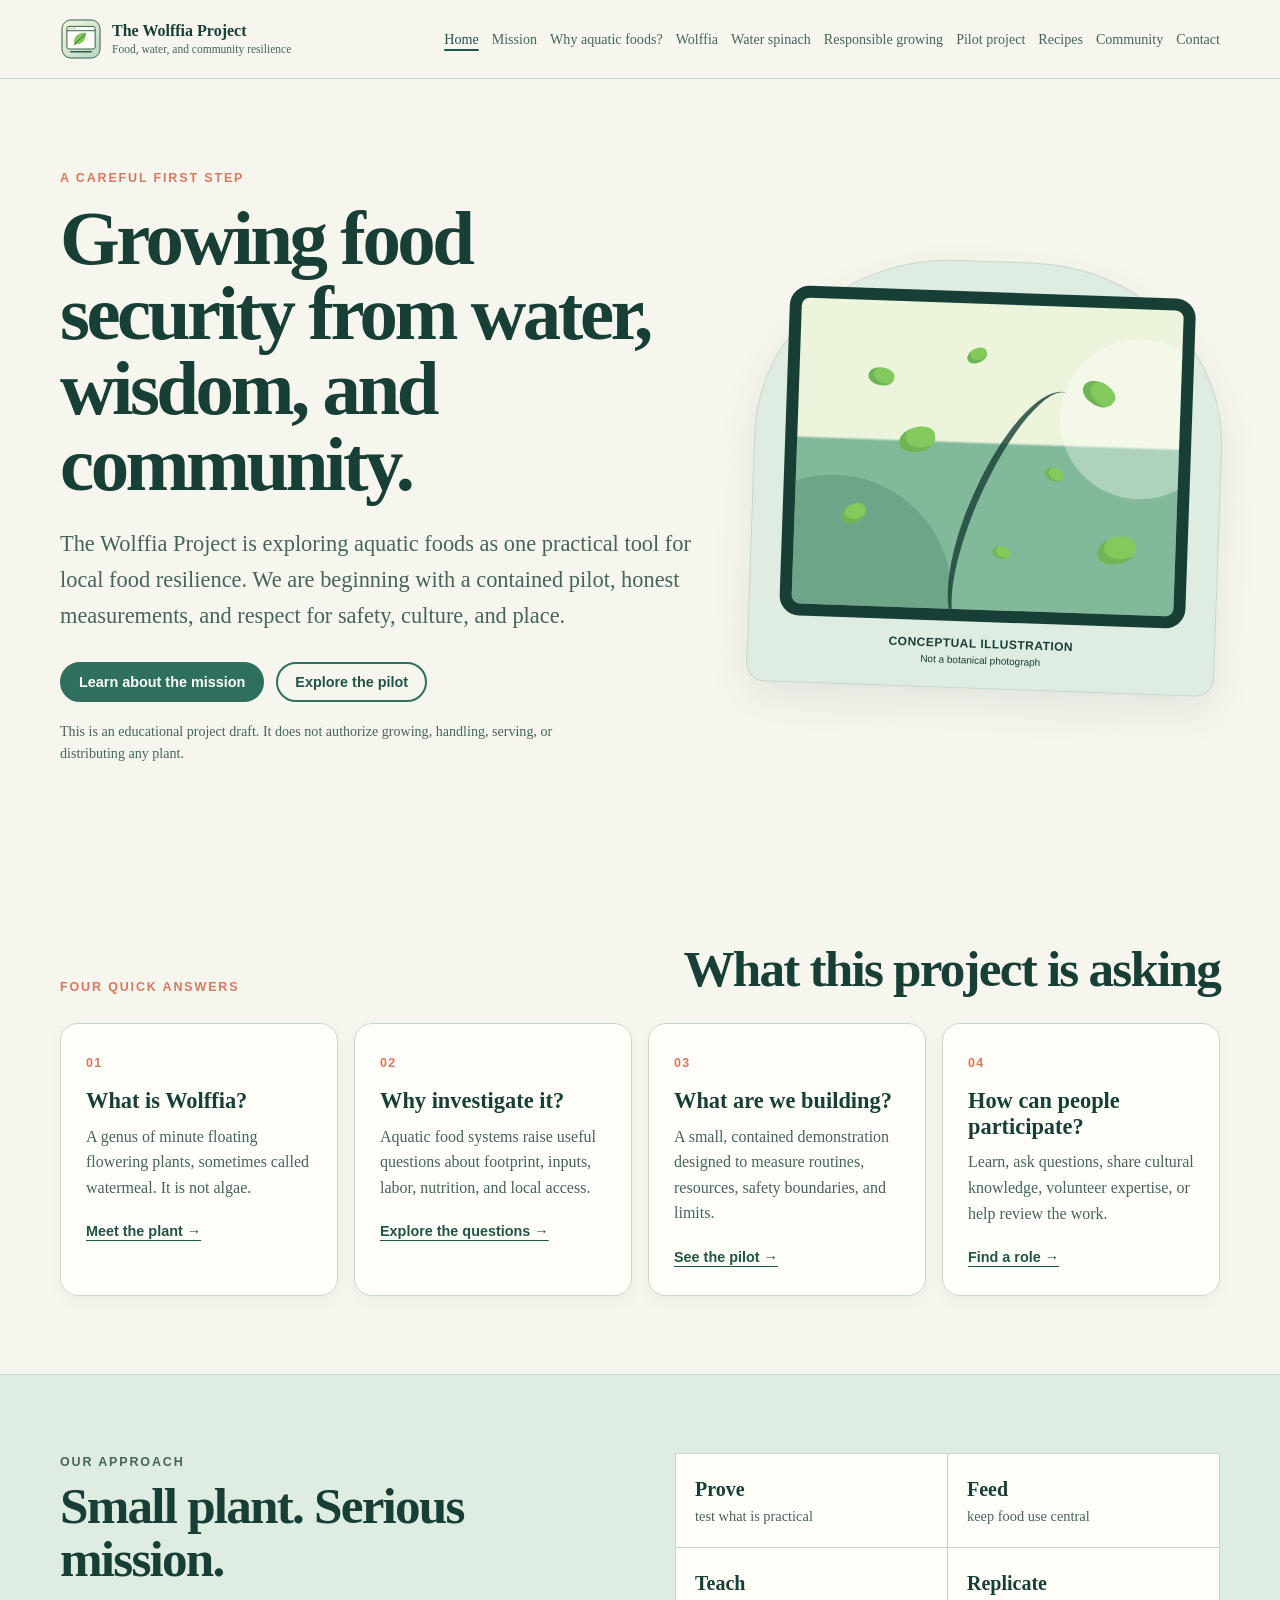
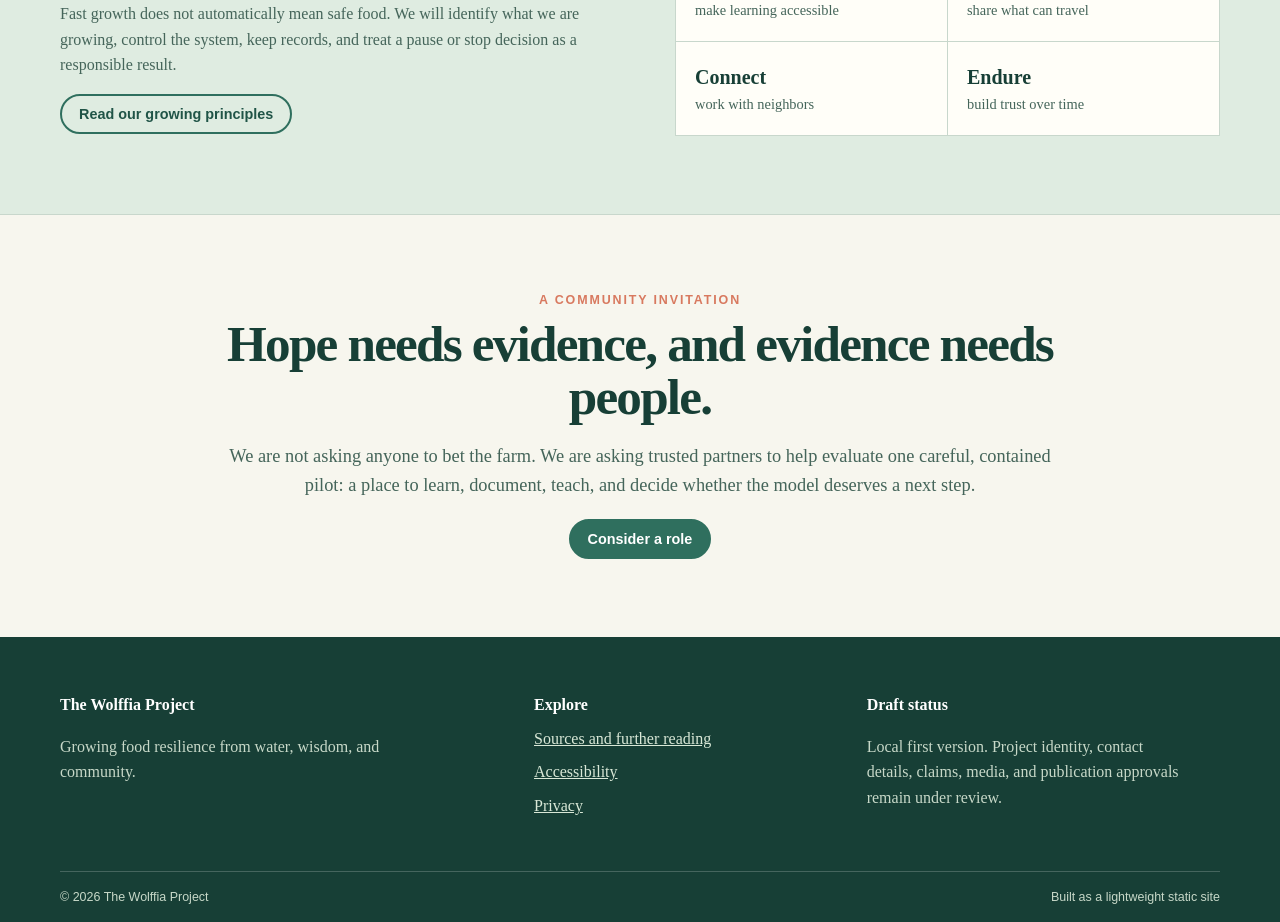
<file: public/index.html>
<!doctype html>
<html lang="en">
<head>
  <meta charset="utf-8">
  <meta name="viewport" content="width=device-width, initial-scale=1">
  <meta name="description" content="The Wolffia Project explores aquatic foods, responsible cultivation, and community food resilience through careful pilot-scale learning.">
  <title>The Wolffia Project | Food resilience from water, wisdom, and community</title>
  <link rel="icon" href="wolffia-public-site.svg" type="image/svg+xml">
  <link rel="stylesheet" href="styles.css">
  <script src="script.js" defer></script>
</head>
<body data-page="home">
  <a class="skip-link" href="#main-content">Skip to main content</a>
  <header class="site-header">
    <div class="shell header-inner">
      <a class="brand" href="index.html" aria-label="The Wolffia Project home">
        <img src="wolffia-public-site.svg" alt="">
        <span><strong>The Wolffia Project</strong><small>Food, water, and community resilience</small></span>
      </a>
      <button class="menu-toggle" type="button" aria-expanded="false" aria-controls="site-nav">Menu</button>
      <nav id="site-nav" class="site-nav" aria-label="Primary navigation">
        <a data-nav="home" href="index.html">Home</a>
        <a data-nav="mission" href="mission.html">Mission</a>
        <a data-nav="why-aquatic-foods" href="why-aquatic-foods.html">Why aquatic foods?</a>
        <a data-nav="wolffia" href="wolffia.html">Wolffia</a>
        <a data-nav="water-spinach" href="water-spinach.html">Water spinach</a>
        <a data-nav="responsible-growing" href="responsible-growing.html">Responsible growing</a>
        <a data-nav="pilot-project" href="pilot-project.html">Pilot project</a>
        <a data-nav="recipes" href="recipes.html">Recipes</a>
        <a data-nav="community" href="community.html">Community</a>
        <a data-nav="contact" href="contact.html">Contact</a>
      </nav>
    </div>
  </header>

  <main id="main-content">
    <section class="hero shell">
      <div class="hero-copy">
        <p class="eyebrow">A careful first step</p>
        <h1>Growing food security from water, wisdom, and community.</h1>
        <p class="lede">The Wolffia Project is exploring aquatic foods as one practical tool for local food resilience. We are beginning with a contained pilot, honest measurements, and respect for safety, culture, and place.</p>
        <div class="actions">
          <a class="button button-primary" href="mission.html">Learn about the mission</a>
          <a class="button button-secondary" href="pilot-project.html">Explore the pilot</a>
        </div>
        <p class="small-note">This is an educational project draft. It does not authorize growing, handling, serving, or distributing any plant.</p>
      </div>
      <div class="pond-art" role="img" aria-label="Conceptual illustration of tiny floating plants in a contained water vessel">
        <div class="pond-window"><span class="speck s1"></span><span class="speck s2"></span><span class="speck s3"></span><span class="speck s4"></span><span class="speck s5"></span><span class="speck s6"></span><span class="speck s7"></span><span class="speck s8"></span><span class="stem"></span></div>
        <p>Conceptual illustration<br><small>Not a botanical photograph</small></p>
      </div>
    </section>

    <section class="section shell">
      <div class="section-heading"><p class="eyebrow">Four quick answers</p><h2>What this project is asking</h2></div>
      <div class="card-grid four-up">
        <article class="card"><span class="number">01</span><h3>What is Wolffia?</h3><p>A genus of minute floating flowering plants, sometimes called watermeal. It is not algae.</p><a class="text-link" href="wolffia.html">Meet the plant →</a></article>
        <article class="card"><span class="number">02</span><h3>Why investigate it?</h3><p>Aquatic food systems raise useful questions about footprint, inputs, labor, nutrition, and local access.</p><a class="text-link" href="why-aquatic-foods.html">Explore the questions →</a></article>
        <article class="card"><span class="number">03</span><h3>What are we building?</h3><p>A small, contained demonstration designed to measure routines, resources, safety boundaries, and limits.</p><a class="text-link" href="pilot-project.html">See the pilot →</a></article>
        <article class="card"><span class="number">04</span><h3>How can people participate?</h3><p>Learn, ask questions, share cultural knowledge, volunteer expertise, or help review the work.</p><a class="text-link" href="community.html">Find a role →</a></article>
      </div>
    </section>

    <section class="section section-tint">
      <div class="shell split-section">
        <div><p class="eyebrow">Our approach</p><h2>Small plant. Serious mission.</h2><p>Fast growth does not automatically mean safe food. We will identify what we are growing, control the system, keep records, and treat a pause or stop decision as a responsible result.</p><a class="button button-secondary" href="responsible-growing.html">Read our growing principles</a></div>
        <div class="goal-list" aria-label="Six project goals"><div><strong>Prove</strong><span>test what is practical</span></div><div><strong>Feed</strong><span>keep food use central</span></div><div><strong>Teach</strong><span>make learning accessible</span></div><div><strong>Replicate</strong><span>share what can travel</span></div><div><strong>Connect</strong><span>work with neighbors</span></div><div><strong>Endure</strong><span>build trust over time</span></div></div>
      </div>
    </section>

    <section class="section shell invitation">
      <p class="eyebrow">A community invitation</p><h2>Hope needs evidence, and evidence needs people.</h2><p>We are not asking anyone to bet the farm. We are asking trusted partners to help evaluate one careful, contained pilot: a place to learn, document, teach, and decide whether the model deserves a next step.</p><a class="button button-primary" href="community.html">Consider a role</a>
    </section>
  </main>

  <footer class="site-footer"><div class="shell footer-grid"><div><strong>The Wolffia Project</strong><p>Growing food resilience from water, wisdom, and community.</p></div><div><strong>Explore</strong><a href="sources.html">Sources and further reading</a><a href="accessibility.html">Accessibility</a><a href="privacy.html">Privacy</a></div><div><strong>Draft status</strong><p>Local first version. Project identity, contact details, claims, media, and publication approvals remain under review.</p></div></div><div class="shell footer-bottom"><span>© <span data-year></span> The Wolffia Project</span><span>Built as a lightweight static site</span></div></footer>
</body>
</html>
</file>
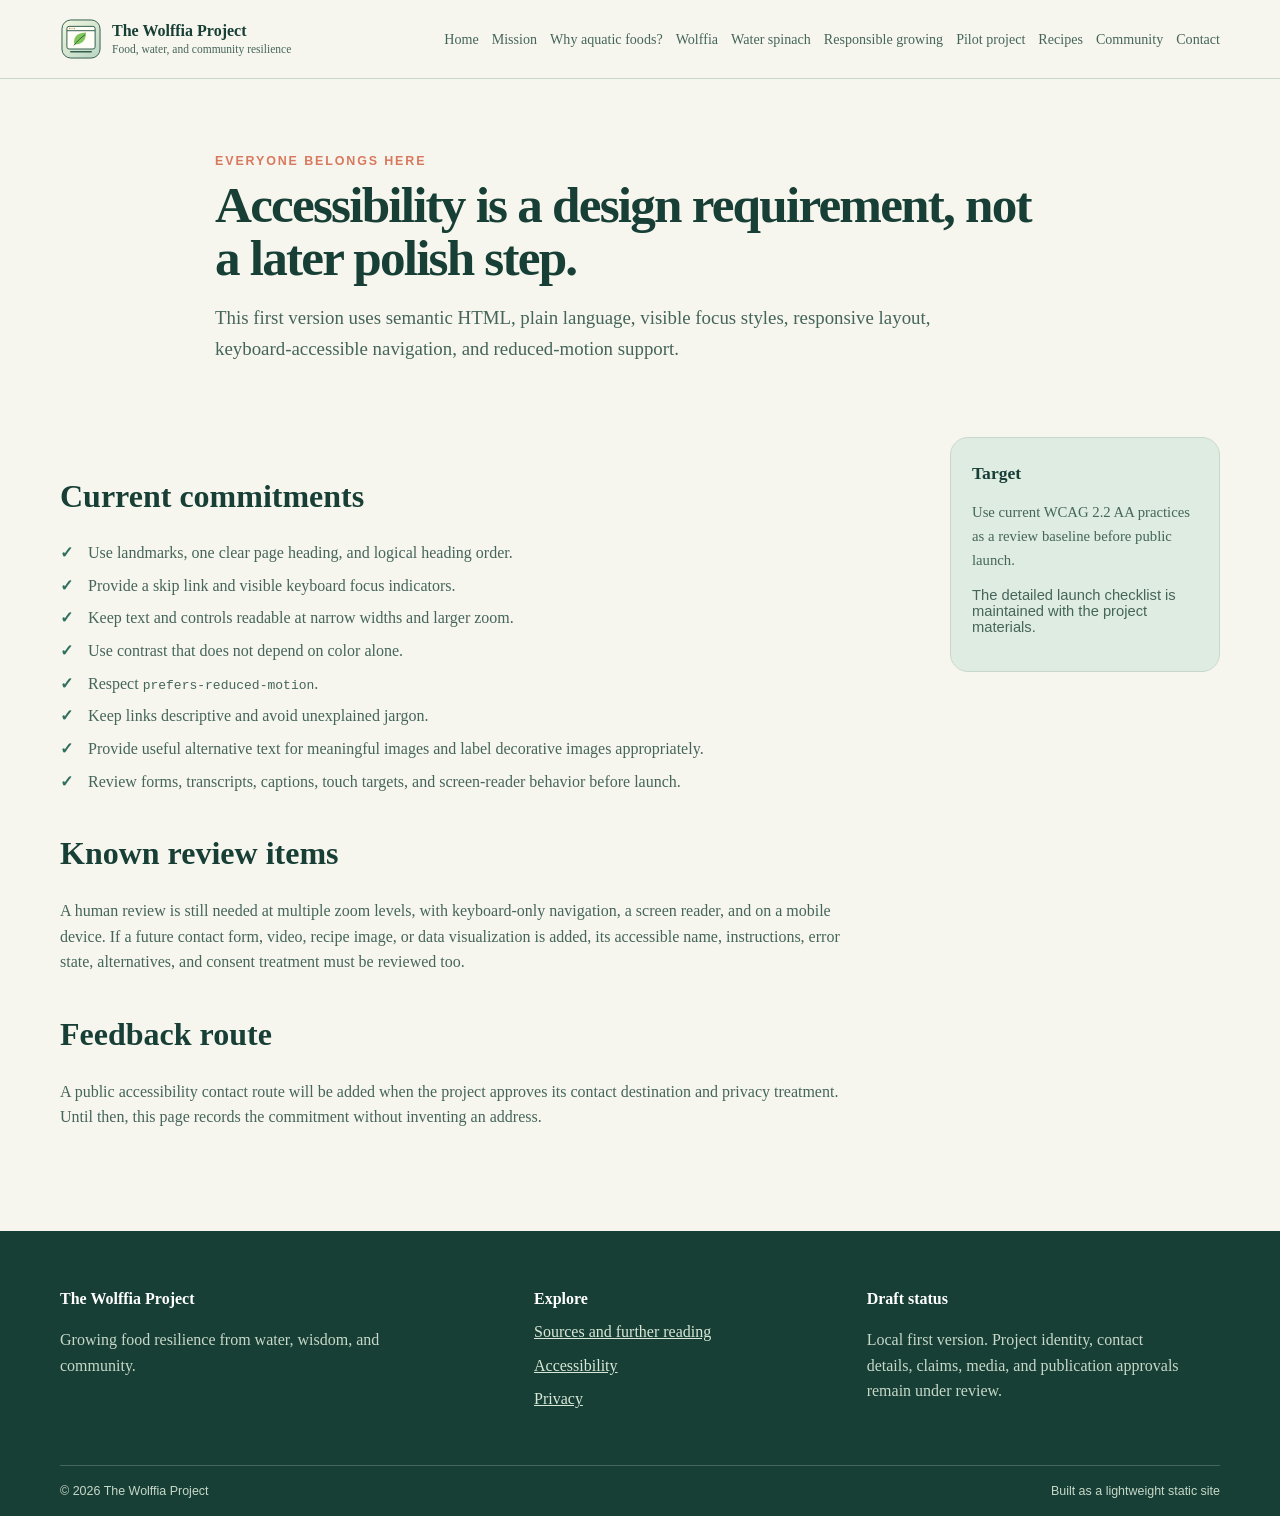
<file: public/accessibility.html>
<!doctype html>
<html lang="en">
<head>
  <meta charset="utf-8">
  <meta name="viewport" content="width=device-width, initial-scale=1">
  <meta name="description" content="Accessibility commitments for The Wolffia Project website.">
  <title>Accessibility | The Wolffia Project</title>
  <link rel="icon" href="wolffia-public-site.svg" type="image/svg+xml">
  <link rel="stylesheet" href="styles.css">
  <script src="script.js" defer></script>
</head>
<body data-page="accessibility">
  <a class="skip-link" href="#main-content">Skip to main content</a>
  <header class="site-header"><div class="shell header-inner">
    <a class="brand" href="index.html" aria-label="The Wolffia Project home"><img src="wolffia-public-site.svg" alt=""><span><strong>The Wolffia Project</strong><small>Food, water, and community resilience</small></span></a>
    <button class="menu-toggle" type="button" aria-expanded="false" aria-controls="site-nav">Menu</button>
    <nav id="site-nav" class="site-nav" aria-label="Primary navigation"><a data-nav="home" href="index.html">Home</a><a data-nav="mission" href="mission.html">Mission</a><a data-nav="why-aquatic-foods" href="why-aquatic-foods.html">Why aquatic foods?</a><a data-nav="wolffia" href="wolffia.html">Wolffia</a><a data-nav="water-spinach" href="water-spinach.html">Water spinach</a><a data-nav="responsible-growing" href="responsible-growing.html">Responsible growing</a><a data-nav="pilot-project" href="pilot-project.html">Pilot project</a><a data-nav="recipes" href="recipes.html">Recipes</a><a data-nav="community" href="community.html">Community</a><a data-nav="contact" href="contact.html">Contact</a></nav>
  </div></header>
  <main id="main-content"><div class="shell page-hero"><p class="eyebrow">Everyone belongs here</p><h1>Accessibility is a design requirement, not a later polish step.</h1><p>This first version uses semantic HTML, plain language, visible focus styles, responsive layout, keyboard-accessible navigation, and reduced-motion support.</p></div>
    <div class="shell content-layout"><article class="prose"><h2>Current commitments</h2><ul class="check-list"><li>Use landmarks, one clear page heading, and logical heading order.</li><li>Provide a skip link and visible keyboard focus indicators.</li><li>Keep text and controls readable at narrow widths and larger zoom.</li><li>Use contrast that does not depend on color alone.</li><li>Respect <code>prefers-reduced-motion</code>.</li><li>Keep links descriptive and avoid unexplained jargon.</li><li>Provide useful alternative text for meaningful images and label decorative images appropriately.</li><li>Review forms, transcripts, captions, touch targets, and screen-reader behavior before launch.</li></ul><h2>Known review items</h2><p>A human review is still needed at multiple zoom levels, with keyboard-only navigation, a screen reader, and on a mobile device. If a future contact form, video, recipe image, or data visualization is added, its accessible name, instructions, error state, alternatives, and consent treatment must be reviewed too.</p><h2>Feedback route</h2><p>A public accessibility contact route will be added when the project approves its contact destination and privacy treatment. Until then, this page records the commitment without inventing an address.</p></article><aside class="side-note"><h2>Target</h2><p>Use current WCAG 2.2 AA practices as a review baseline before public launch.</p><p class="meta">The detailed launch checklist is maintained with the project materials.</p></aside></div>
  </main>
  <footer class="site-footer"><div class="shell footer-grid"><div><strong>The Wolffia Project</strong><p>Growing food resilience from water, wisdom, and community.</p></div><div><strong>Explore</strong><a href="sources.html">Sources and further reading</a><a href="accessibility.html">Accessibility</a><a href="privacy.html">Privacy</a></div><div><strong>Draft status</strong><p>Local first version. Project identity, contact details, claims, media, and publication approvals remain under review.</p></div></div><div class="shell footer-bottom"><span>© <span data-year></span> The Wolffia Project</span><span>Built as a lightweight static site</span></div></footer>
</body>
</html>
</file>
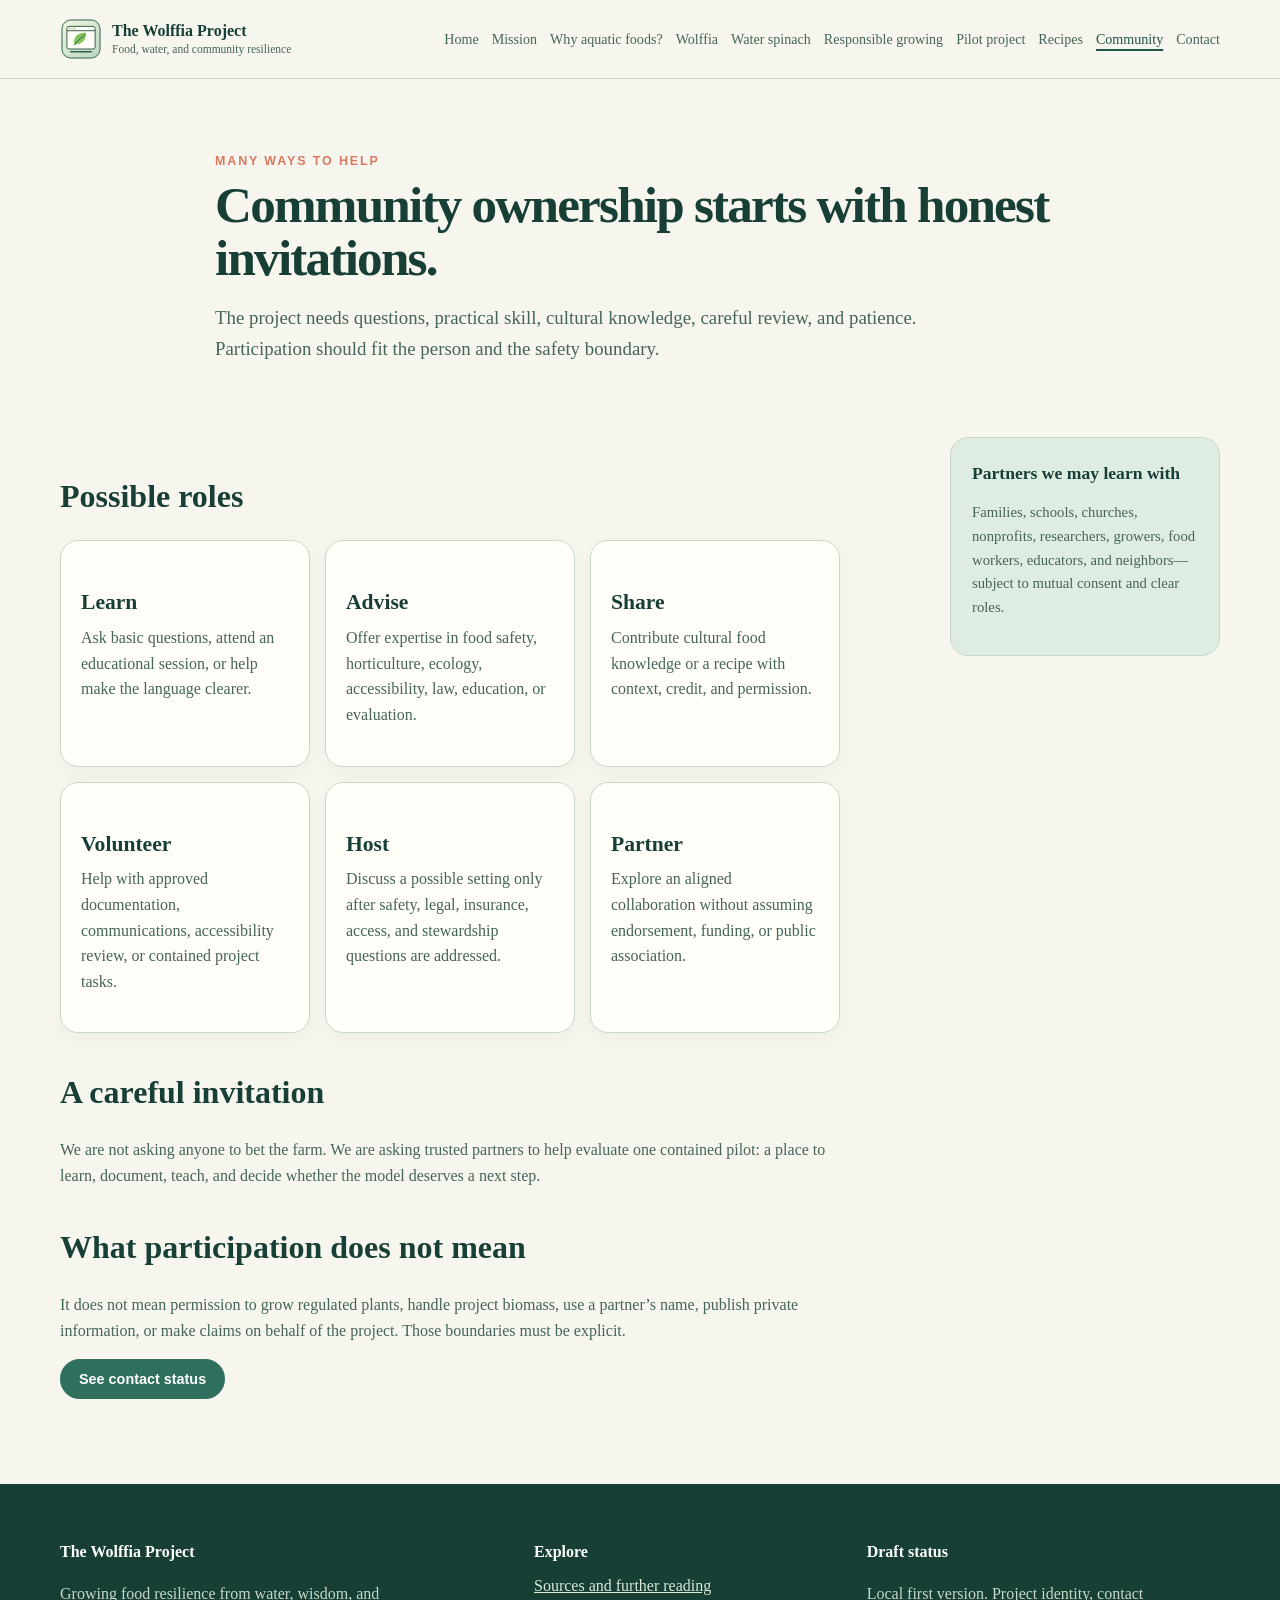
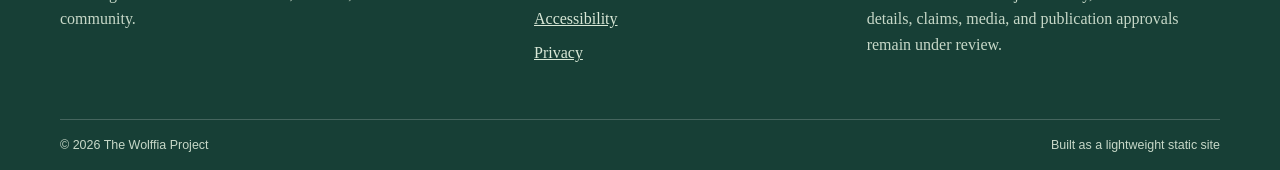
<file: public/community.html>
<!doctype html><html lang="en"><head><meta charset="utf-8"><meta name="viewport" content="width=device-width, initial-scale=1"><meta name="description" content="Ways to participate in The Wolffia Project as a learner, advisor, volunteer, host, or partner."><title>Community | The Wolffia Project</title><link rel="icon" href="wolffia-public-site.svg" type="image/svg+xml"><link rel="stylesheet" href="styles.css"><script src="script.js" defer></script></head><body data-page="community"><a class="skip-link" href="#main-content">Skip to main content</a><header class="site-header"><div class="shell header-inner"><a class="brand" href="index.html" aria-label="The Wolffia Project home"><img src="wolffia-public-site.svg" alt=""><span><strong>The Wolffia Project</strong><small>Food, water, and community resilience</small></span></a><button class="menu-toggle" type="button" aria-expanded="false" aria-controls="site-nav">Menu</button><nav id="site-nav" class="site-nav" aria-label="Primary navigation"><a data-nav="home" href="index.html">Home</a><a data-nav="mission" href="mission.html">Mission</a><a data-nav="why-aquatic-foods" href="why-aquatic-foods.html">Why aquatic foods?</a><a data-nav="wolffia" href="wolffia.html">Wolffia</a><a data-nav="water-spinach" href="water-spinach.html">Water spinach</a><a data-nav="responsible-growing" href="responsible-growing.html">Responsible growing</a><a data-nav="pilot-project" href="pilot-project.html">Pilot project</a><a data-nav="recipes" href="recipes.html">Recipes</a><a data-nav="community" href="community.html">Community</a><a data-nav="contact" href="contact.html">Contact</a></nav></div></header><main id="main-content"><div class="shell page-hero"><p class="eyebrow">Many ways to help</p><h1>Community ownership starts with honest invitations.</h1><p>The project needs questions, practical skill, cultural knowledge, careful review, and patience. Participation should fit the person and the safety boundary.</p></div><div class="shell content-layout"><article class="prose"><h2>Possible roles</h2><div class="role-grid"><article class="card"><h3>Learn</h3><p>Ask basic questions, attend an educational session, or help make the language clearer.</p></article><article class="card"><h3>Advise</h3><p>Offer expertise in food safety, horticulture, ecology, accessibility, law, education, or evaluation.</p></article><article class="card"><h3>Share</h3><p>Contribute cultural food knowledge or a recipe with context, credit, and permission.</p></article><article class="card"><h3>Volunteer</h3><p>Help with approved documentation, communications, accessibility review, or contained project tasks.</p></article><article class="card"><h3>Host</h3><p>Discuss a possible setting only after safety, legal, insurance, access, and stewardship questions are addressed.</p></article><article class="card"><h3>Partner</h3><p>Explore an aligned collaboration without assuming endorsement, funding, or public association.</p></article></div><h2>A careful invitation</h2><p>We are not asking anyone to bet the farm. We are asking trusted partners to help evaluate one contained pilot: a place to learn, document, teach, and decide whether the model deserves a next step.</p><h2>What participation does not mean</h2><p>It does not mean permission to grow regulated plants, handle project biomass, use a partner’s name, publish private information, or make claims on behalf of the project. Those boundaries must be explicit.</p><a class="button button-primary" href="contact.html">See contact status</a></article><aside class="side-note"><h2>Partners we may learn with</h2><p>Families, schools, churches, nonprofits, researchers, growers, food workers, educators, and neighbors—subject to mutual consent and clear roles.</p></aside></div></main><footer class="site-footer"><div class="shell footer-grid"><div><strong>The Wolffia Project</strong><p>Growing food resilience from water, wisdom, and community.</p></div><div><strong>Explore</strong><a href="sources.html">Sources and further reading</a><a href="accessibility.html">Accessibility</a><a href="privacy.html">Privacy</a></div><div><strong>Draft status</strong><p>Local first version. Project identity, contact details, claims, media, and publication approvals remain under review.</p></div></div><div class="shell footer-bottom"><span>© <span data-year></span> The Wolffia Project</span><span>Built as a lightweight static site</span></div></footer></body></html>
</file>
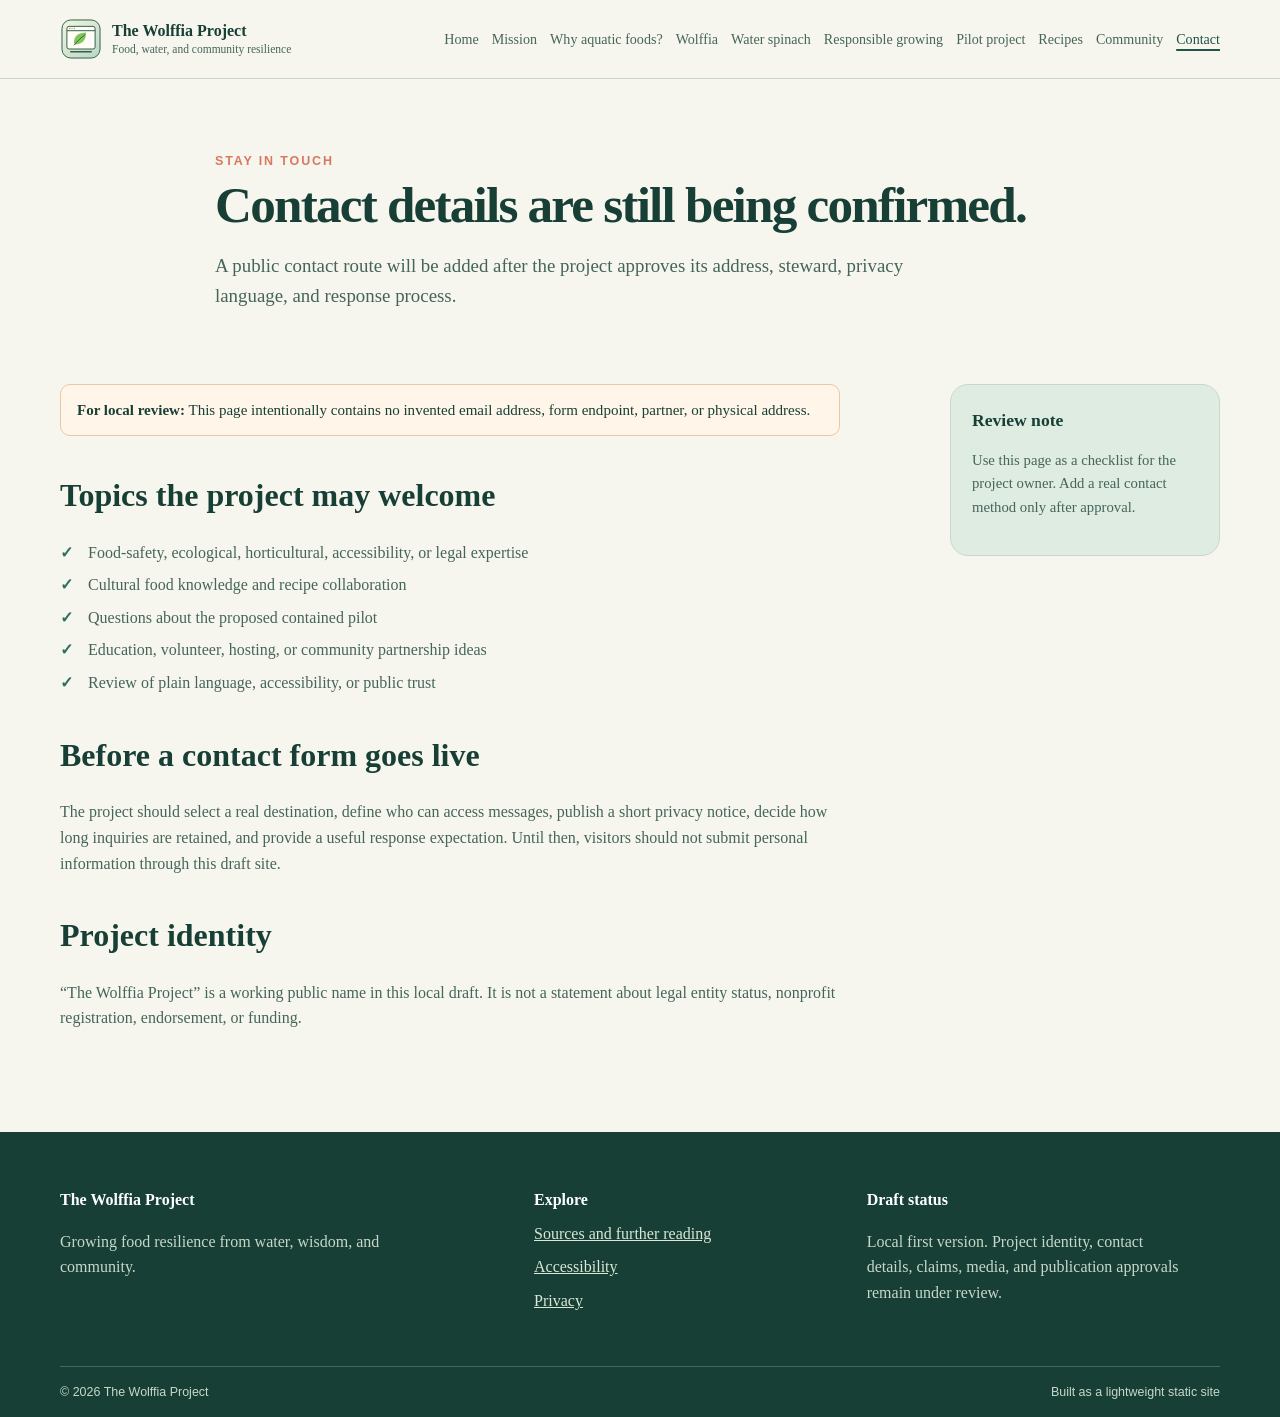
<file: public/contact.html>
<!doctype html><html lang="en"><head><meta charset="utf-8"><meta name="viewport" content="width=device-width, initial-scale=1"><meta name="description" content="Contact and review status for The Wolffia Project."><title>Contact | The Wolffia Project</title><link rel="icon" href="wolffia-public-site.svg" type="image/svg+xml"><link rel="stylesheet" href="styles.css"><script src="script.js" defer></script></head><body data-page="contact"><a class="skip-link" href="#main-content">Skip to main content</a><header class="site-header"><div class="shell header-inner"><a class="brand" href="index.html" aria-label="The Wolffia Project home"><img src="wolffia-public-site.svg" alt=""><span><strong>The Wolffia Project</strong><small>Food, water, and community resilience</small></span></a><button class="menu-toggle" type="button" aria-expanded="false" aria-controls="site-nav">Menu</button><nav id="site-nav" class="site-nav" aria-label="Primary navigation"><a data-nav="home" href="index.html">Home</a><a data-nav="mission" href="mission.html">Mission</a><a data-nav="why-aquatic-foods" href="why-aquatic-foods.html">Why aquatic foods?</a><a data-nav="wolffia" href="wolffia.html">Wolffia</a><a data-nav="water-spinach" href="water-spinach.html">Water spinach</a><a data-nav="responsible-growing" href="responsible-growing.html">Responsible growing</a><a data-nav="pilot-project" href="pilot-project.html">Pilot project</a><a data-nav="recipes" href="recipes.html">Recipes</a><a data-nav="community" href="community.html">Community</a><a data-nav="contact" href="contact.html">Contact</a></nav></div></header><main id="main-content"><div class="shell page-hero"><p class="eyebrow">Stay in touch</p><h1>Contact details are still being confirmed.</h1><p>A public contact route will be added after the project approves its address, steward, privacy language, and response process.</p></div><div class="shell content-layout"><article class="prose"><div class="status-banner"><strong>For local review:</strong> This page intentionally contains no invented email address, form endpoint, partner, or physical address.</div><h2>Topics the project may welcome</h2><ul class="check-list"><li>Food-safety, ecological, horticultural, accessibility, or legal expertise</li><li>Cultural food knowledge and recipe collaboration</li><li>Questions about the proposed contained pilot</li><li>Education, volunteer, hosting, or community partnership ideas</li><li>Review of plain language, accessibility, or public trust</li></ul><h2>Before a contact form goes live</h2><p>The project should select a real destination, define who can access messages, publish a short privacy notice, decide how long inquiries are retained, and provide a useful response expectation. Until then, visitors should not submit personal information through this draft site.</p><h2>Project identity</h2><p>“The Wolffia Project” is a working public name in this local draft. It is not a statement about legal entity status, nonprofit registration, endorsement, or funding.</p></article><aside class="side-note"><h2>Review note</h2><p>Use this page as a checklist for the project owner. Add a real contact method only after approval.</p></aside></div></main><footer class="site-footer"><div class="shell footer-grid"><div><strong>The Wolffia Project</strong><p>Growing food resilience from water, wisdom, and community.</p></div><div><strong>Explore</strong><a href="sources.html">Sources and further reading</a><a href="accessibility.html">Accessibility</a><a href="privacy.html">Privacy</a></div><div><strong>Draft status</strong><p>Local first version. Project identity, contact details, claims, media, and publication approvals remain under review.</p></div></div><div class="shell footer-bottom"><span>© <span data-year></span> The Wolffia Project</span><span>Built as a lightweight static site</span></div></footer></body></html>
</file>
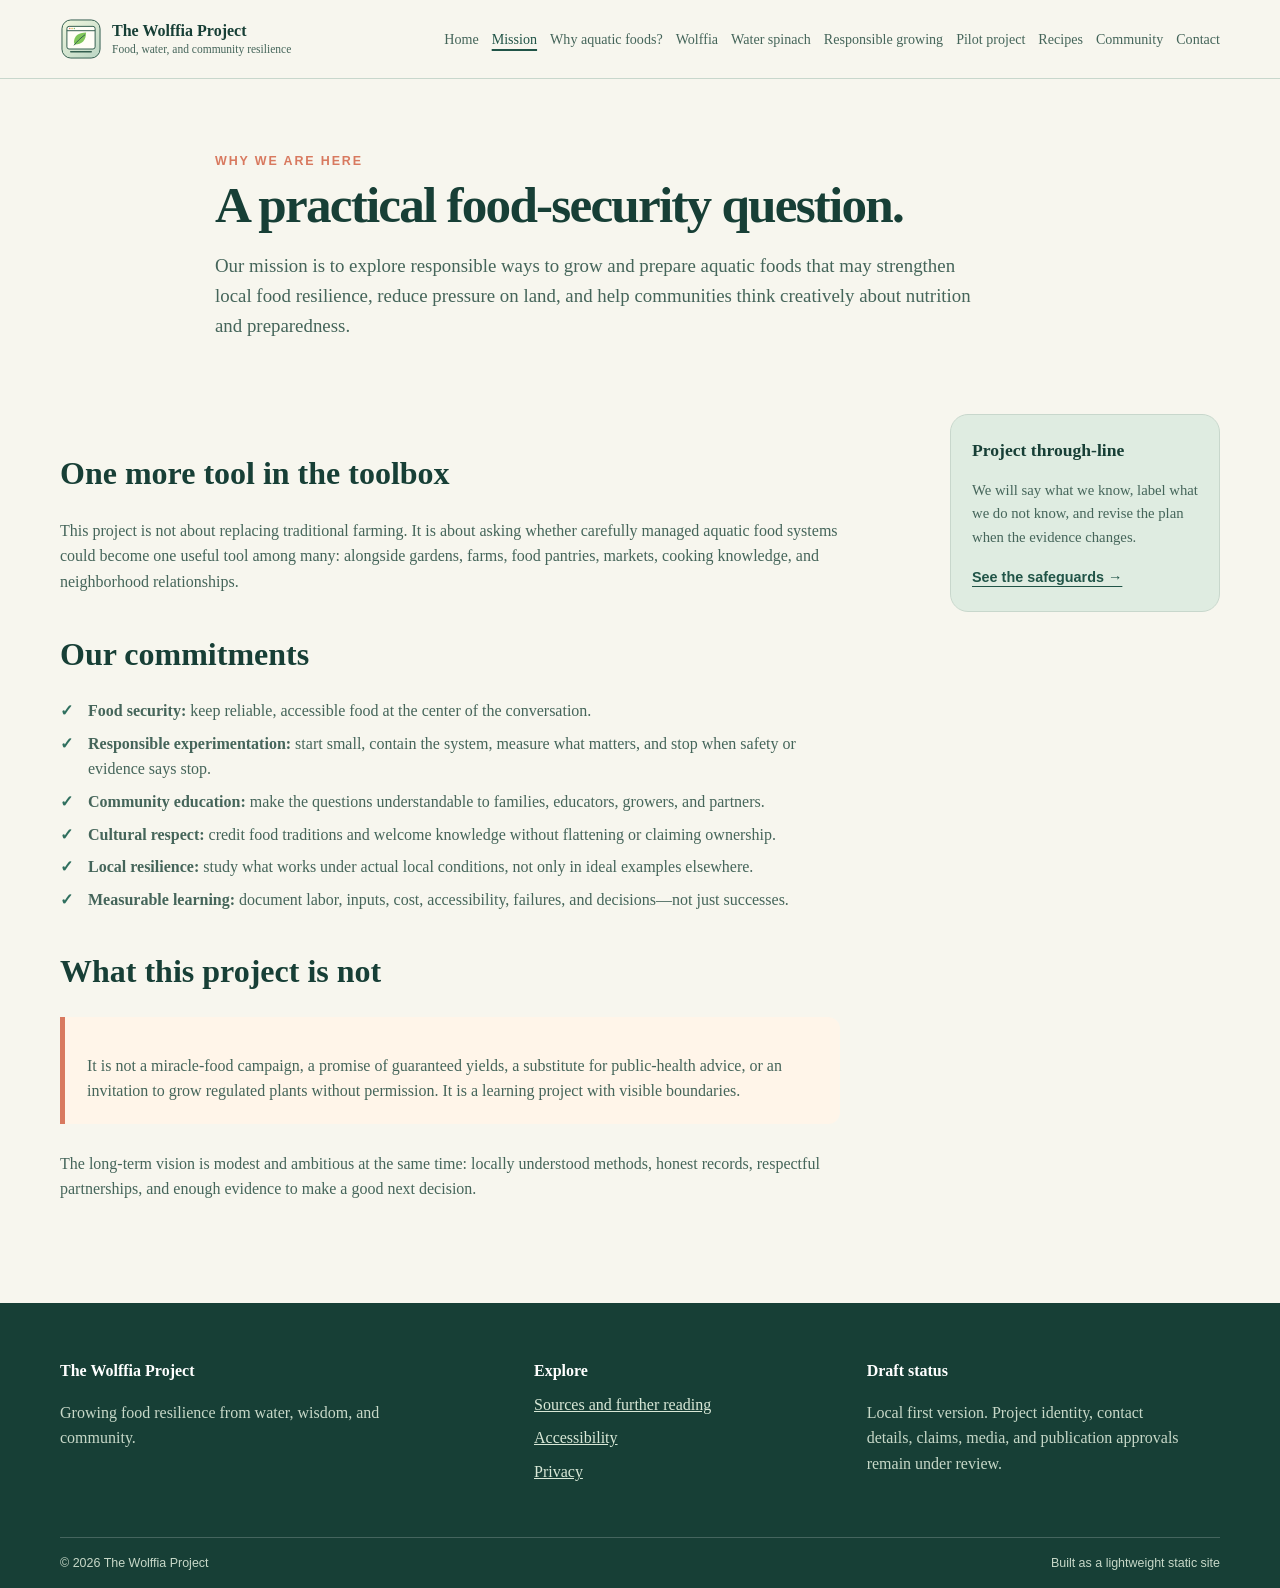
<file: public/mission.html>
<!doctype html><html lang="en"><head><meta charset="utf-8"><meta name="viewport" content="width=device-width, initial-scale=1"><meta name="description" content="The mission and values of The Wolffia Project."><title>Mission | The Wolffia Project</title><link rel="icon" href="wolffia-public-site.svg" type="image/svg+xml"><link rel="stylesheet" href="styles.css"><script src="script.js" defer></script></head><body data-page="mission"><a class="skip-link" href="#main-content">Skip to main content</a><header class="site-header"><div class="shell header-inner"><a class="brand" href="index.html" aria-label="The Wolffia Project home"><img src="wolffia-public-site.svg" alt=""><span><strong>The Wolffia Project</strong><small>Food, water, and community resilience</small></span></a><button class="menu-toggle" type="button" aria-expanded="false" aria-controls="site-nav">Menu</button><nav id="site-nav" class="site-nav" aria-label="Primary navigation"><a data-nav="home" href="index.html">Home</a><a data-nav="mission" href="mission.html">Mission</a><a data-nav="why-aquatic-foods" href="why-aquatic-foods.html">Why aquatic foods?</a><a data-nav="wolffia" href="wolffia.html">Wolffia</a><a data-nav="water-spinach" href="water-spinach.html">Water spinach</a><a data-nav="responsible-growing" href="responsible-growing.html">Responsible growing</a><a data-nav="pilot-project" href="pilot-project.html">Pilot project</a><a data-nav="recipes" href="recipes.html">Recipes</a><a data-nav="community" href="community.html">Community</a><a data-nav="contact" href="contact.html">Contact</a></nav></div></header><main id="main-content"><div class="shell page-hero"><p class="eyebrow">Why we are here</p><h1>A practical food-security question.</h1><p>Our mission is to explore responsible ways to grow and prepare aquatic foods that may strengthen local food resilience, reduce pressure on land, and help communities think creatively about nutrition and preparedness.</p></div><div class="shell content-layout"><article class="prose"><h2>One more tool in the toolbox</h2><p>This project is not about replacing traditional farming. It is about asking whether carefully managed aquatic food systems could become one useful tool among many: alongside gardens, farms, food pantries, markets, cooking knowledge, and neighborhood relationships.</p><h2>Our commitments</h2><ul class="check-list"><li><strong>Food security:</strong> keep reliable, accessible food at the center of the conversation.</li><li><strong>Responsible experimentation:</strong> start small, contain the system, measure what matters, and stop when safety or evidence says stop.</li><li><strong>Community education:</strong> make the questions understandable to families, educators, growers, and partners.</li><li><strong>Cultural respect:</strong> credit food traditions and welcome knowledge without flattening or claiming ownership.</li><li><strong>Local resilience:</strong> study what works under actual local conditions, not only in ideal examples elsewhere.</li><li><strong>Measurable learning:</strong> document labor, inputs, cost, accessibility, failures, and decisions—not just successes.</li></ul><h2>What this project is not</h2><div class="callout"><p>It is not a miracle-food campaign, a promise of guaranteed yields, a substitute for public-health advice, or an invitation to grow regulated plants without permission. It is a learning project with visible boundaries.</p></div><p>The long-term vision is modest and ambitious at the same time: locally understood methods, honest records, respectful partnerships, and enough evidence to make a good next decision.</p></article><aside class="side-note"><h2>Project through-line</h2><p>We will say what we know, label what we do not know, and revise the plan when the evidence changes.</p><a class="text-link" href="responsible-growing.html">See the safeguards →</a></aside></div></main><footer class="site-footer"><div class="shell footer-grid"><div><strong>The Wolffia Project</strong><p>Growing food resilience from water, wisdom, and community.</p></div><div><strong>Explore</strong><a href="sources.html">Sources and further reading</a><a href="accessibility.html">Accessibility</a><a href="privacy.html">Privacy</a></div><div><strong>Draft status</strong><p>Local first version. Project identity, contact details, claims, media, and publication approvals remain under review.</p></div></div><div class="shell footer-bottom"><span>© <span data-year></span> The Wolffia Project</span><span>Built as a lightweight static site</span></div></footer></body></html>
</file>
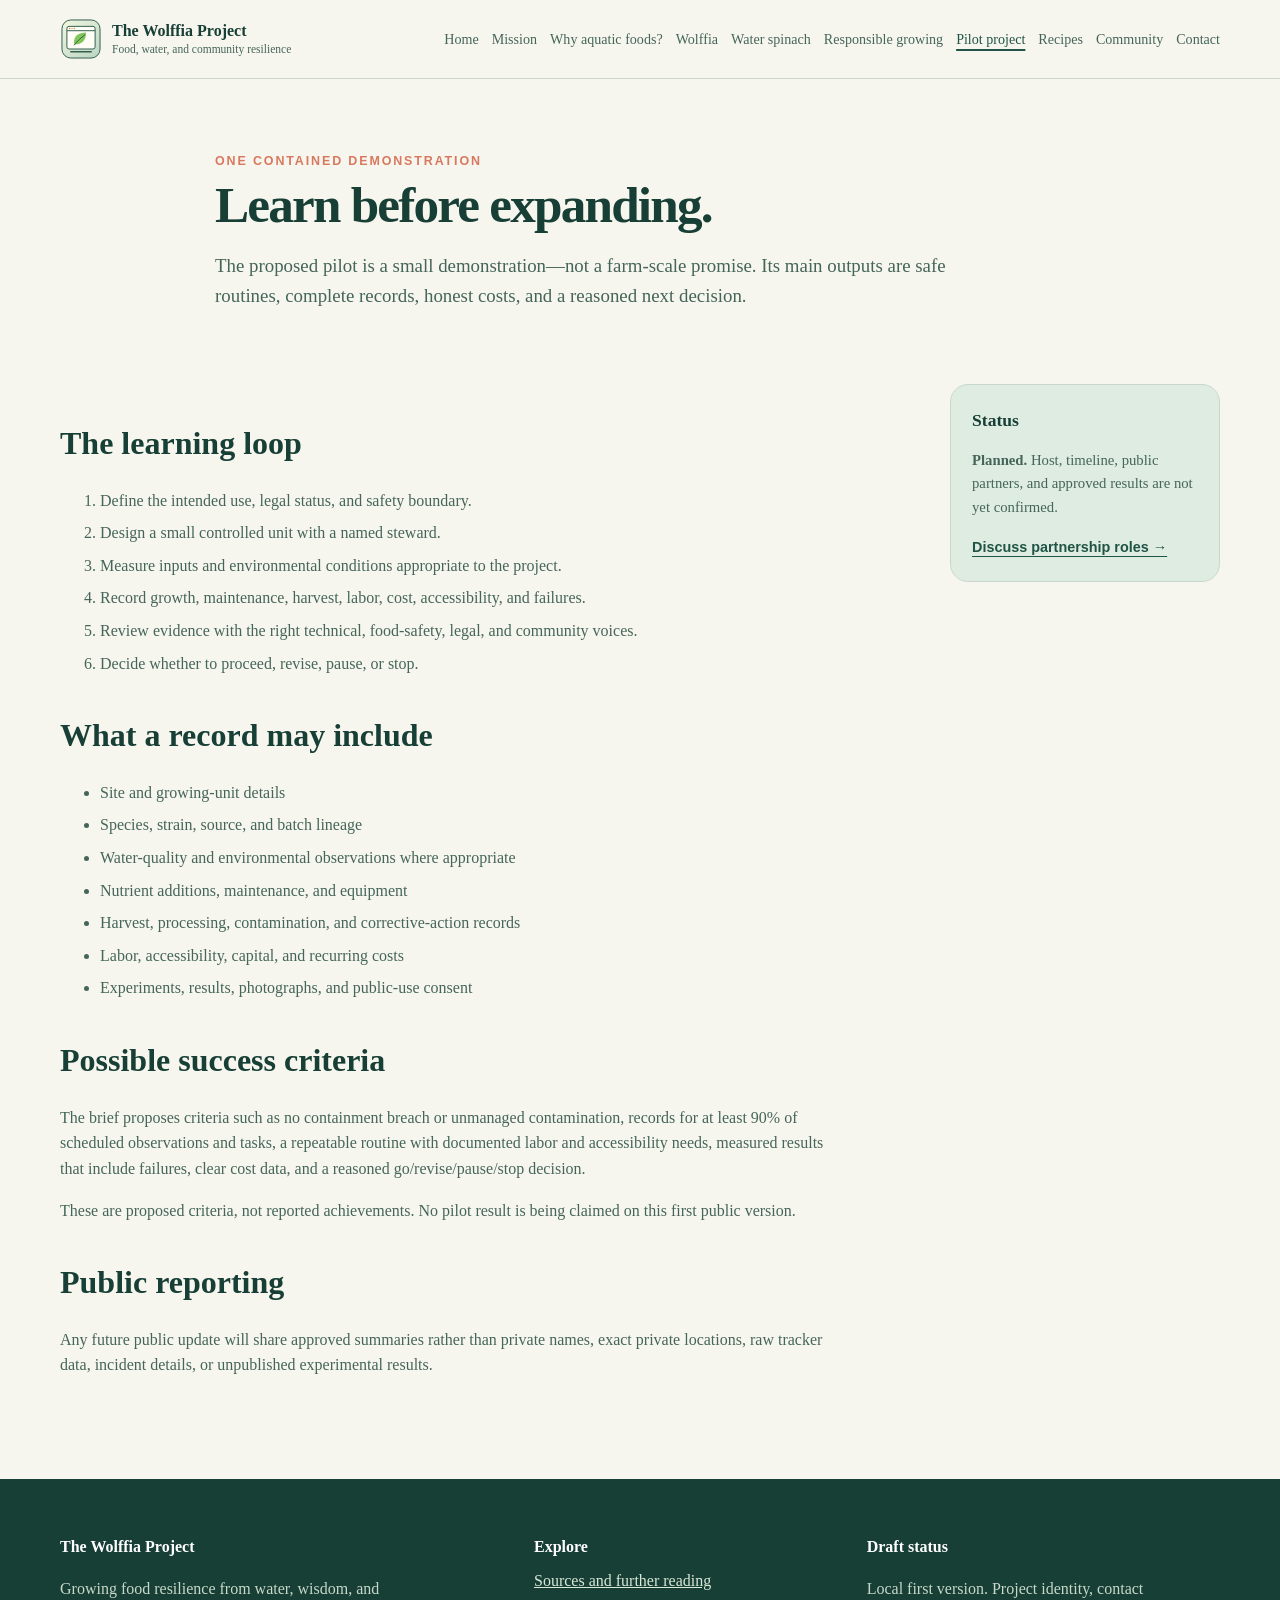
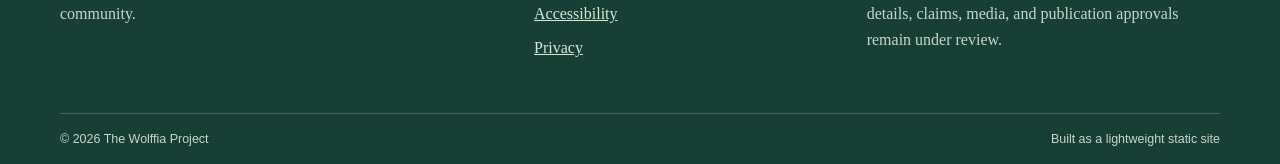
<file: public/pilot-project.html>
<!doctype html><html lang="en"><head><meta charset="utf-8"><meta name="viewport" content="width=device-width, initial-scale=1"><meta name="description" content="The proposed contained pilot and learning loop for The Wolffia Project."><title>Pilot Project | The Wolffia Project</title><link rel="icon" href="wolffia-public-site.svg" type="image/svg+xml"><link rel="stylesheet" href="styles.css"><script src="script.js" defer></script></head><body data-page="pilot-project"><a class="skip-link" href="#main-content">Skip to main content</a><header class="site-header"><div class="shell header-inner"><a class="brand" href="index.html" aria-label="The Wolffia Project home"><img src="wolffia-public-site.svg" alt=""><span><strong>The Wolffia Project</strong><small>Food, water, and community resilience</small></span></a><button class="menu-toggle" type="button" aria-expanded="false" aria-controls="site-nav">Menu</button><nav id="site-nav" class="site-nav" aria-label="Primary navigation"><a data-nav="home" href="index.html">Home</a><a data-nav="mission" href="mission.html">Mission</a><a data-nav="why-aquatic-foods" href="why-aquatic-foods.html">Why aquatic foods?</a><a data-nav="wolffia" href="wolffia.html">Wolffia</a><a data-nav="water-spinach" href="water-spinach.html">Water spinach</a><a data-nav="responsible-growing" href="responsible-growing.html">Responsible growing</a><a data-nav="pilot-project" href="pilot-project.html">Pilot project</a><a data-nav="recipes" href="recipes.html">Recipes</a><a data-nav="community" href="community.html">Community</a><a data-nav="contact" href="contact.html">Contact</a></nav></div></header><main id="main-content"><div class="shell page-hero"><p class="eyebrow">One contained demonstration</p><h1>Learn before expanding.</h1><p>The proposed pilot is a small demonstration—not a farm-scale promise. Its main outputs are safe routines, complete records, honest costs, and a reasoned next decision.</p></div><div class="shell content-layout"><article class="prose"><h2>The learning loop</h2><ol><li>Define the intended use, legal status, and safety boundary.</li><li>Design a small controlled unit with a named steward.</li><li>Measure inputs and environmental conditions appropriate to the project.</li><li>Record growth, maintenance, harvest, labor, cost, accessibility, and failures.</li><li>Review evidence with the right technical, food-safety, legal, and community voices.</li><li>Decide whether to proceed, revise, pause, or stop.</li></ol><h2>What a record may include</h2><ul><li>Site and growing-unit details</li><li>Species, strain, source, and batch lineage</li><li>Water-quality and environmental observations where appropriate</li><li>Nutrient additions, maintenance, and equipment</li><li>Harvest, processing, contamination, and corrective-action records</li><li>Labor, accessibility, capital, and recurring costs</li><li>Experiments, results, photographs, and public-use consent</li></ul><h2>Possible success criteria</h2><p>The brief proposes criteria such as no containment breach or unmanaged contamination, records for at least 90% of scheduled observations and tasks, a repeatable routine with documented labor and accessibility needs, measured results that include failures, clear cost data, and a reasoned go/revise/pause/stop decision.</p><p>These are proposed criteria, not reported achievements. No pilot result is being claimed on this first public version.</p><h2>Public reporting</h2><p>Any future public update will share approved summaries rather than private names, exact private locations, raw tracker data, incident details, or unpublished experimental results.</p></article><aside class="side-note"><h2>Status</h2><p><strong>Planned.</strong> Host, timeline, public partners, and approved results are not yet confirmed.</p><a class="text-link" href="community.html">Discuss partnership roles →</a></aside></div></main><footer class="site-footer"><div class="shell footer-grid"><div><strong>The Wolffia Project</strong><p>Growing food resilience from water, wisdom, and community.</p></div><div><strong>Explore</strong><a href="sources.html">Sources and further reading</a><a href="accessibility.html">Accessibility</a><a href="privacy.html">Privacy</a></div><div><strong>Draft status</strong><p>Local first version. Project identity, contact details, claims, media, and publication approvals remain under review.</p></div></div><div class="shell footer-bottom"><span>© <span data-year></span> The Wolffia Project</span><span>Built as a lightweight static site</span></div></footer></body></html>
</file>
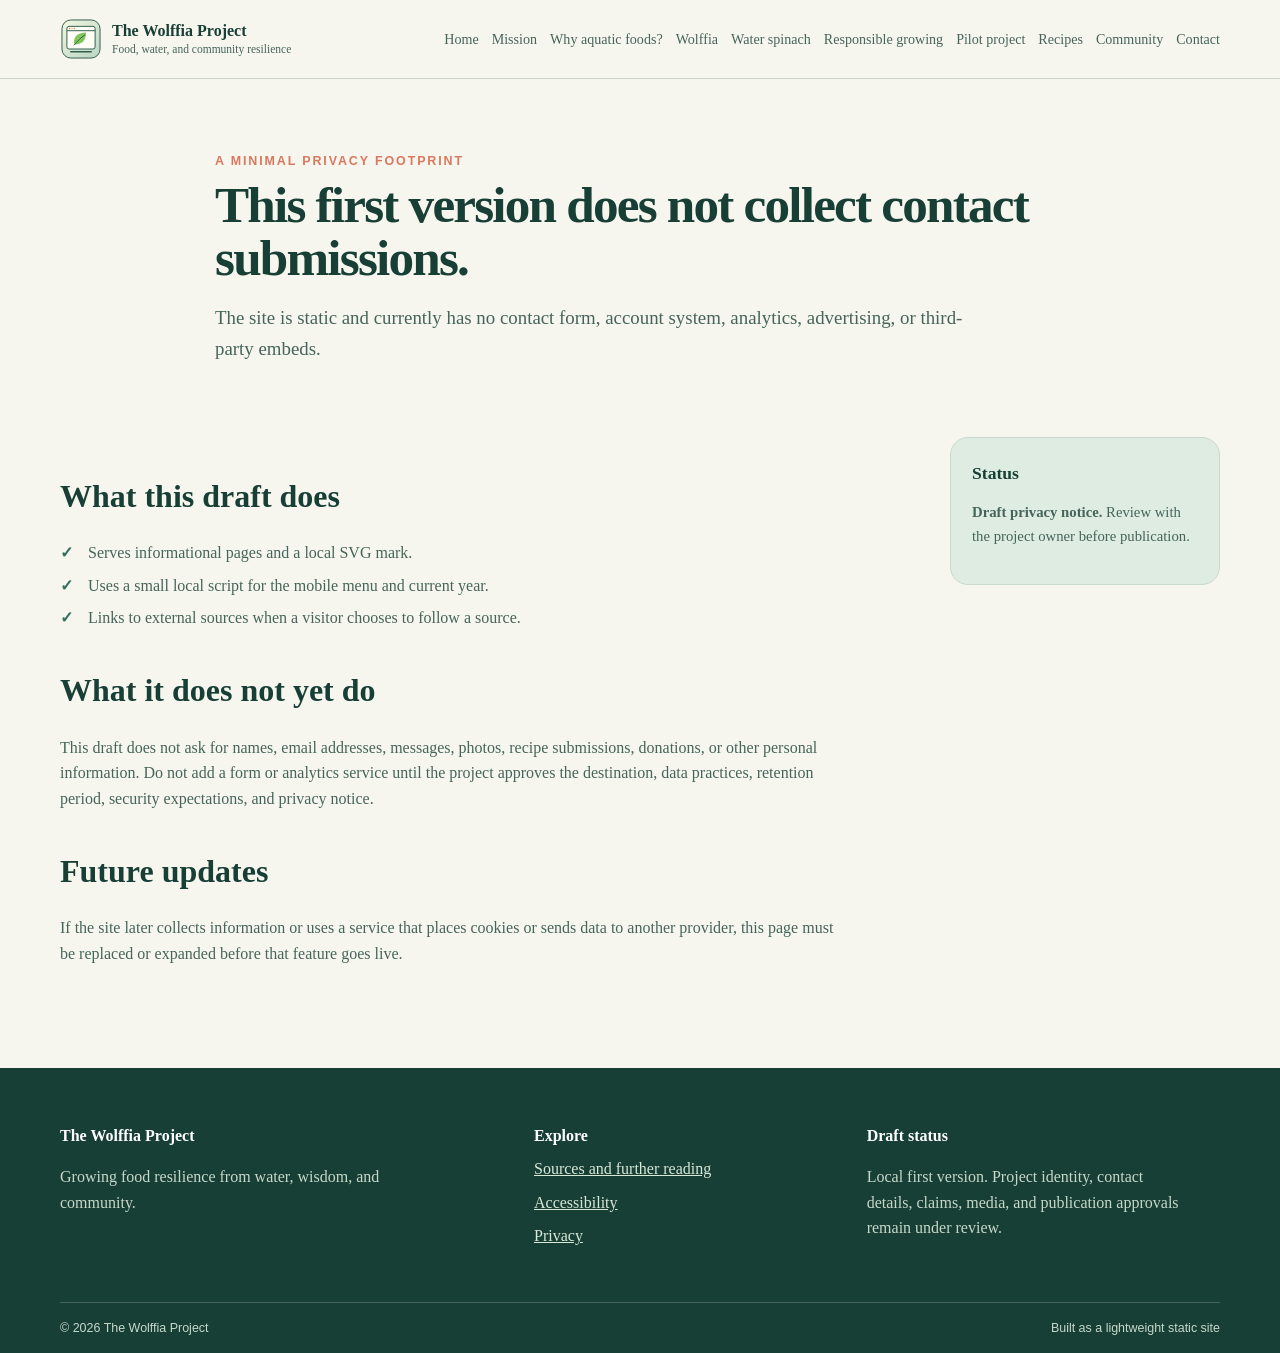
<file: public/privacy.html>
<!doctype html><html lang="en"><head><meta charset="utf-8"><meta name="viewport" content="width=device-width, initial-scale=1"><meta name="description" content="Privacy approach for the static first version of The Wolffia Project website."><title>Privacy | The Wolffia Project</title><link rel="icon" href="wolffia-public-site.svg" type="image/svg+xml"><link rel="stylesheet" href="styles.css"><script src="script.js" defer></script></head><body data-page="privacy"><a class="skip-link" href="#main-content">Skip to main content</a><header class="site-header"><div class="shell header-inner"><a class="brand" href="index.html" aria-label="The Wolffia Project home"><img src="wolffia-public-site.svg" alt=""><span><strong>The Wolffia Project</strong><small>Food, water, and community resilience</small></span></a><button class="menu-toggle" type="button" aria-expanded="false" aria-controls="site-nav">Menu</button><nav id="site-nav" class="site-nav" aria-label="Primary navigation"><a data-nav="home" href="index.html">Home</a><a data-nav="mission" href="mission.html">Mission</a><a data-nav="why-aquatic-foods" href="why-aquatic-foods.html">Why aquatic foods?</a><a data-nav="wolffia" href="wolffia.html">Wolffia</a><a data-nav="water-spinach" href="water-spinach.html">Water spinach</a><a data-nav="responsible-growing" href="responsible-growing.html">Responsible growing</a><a data-nav="pilot-project" href="pilot-project.html">Pilot project</a><a data-nav="recipes" href="recipes.html">Recipes</a><a data-nav="community" href="community.html">Community</a><a data-nav="contact" href="contact.html">Contact</a></nav></div></header><main id="main-content"><div class="shell page-hero"><p class="eyebrow">A minimal privacy footprint</p><h1>This first version does not collect contact submissions.</h1><p>The site is static and currently has no contact form, account system, analytics, advertising, or third-party embeds.</p></div><div class="shell content-layout"><article class="prose"><h2>What this draft does</h2><ul class="check-list"><li>Serves informational pages and a local SVG mark.</li><li>Uses a small local script for the mobile menu and current year.</li><li>Links to external sources when a visitor chooses to follow a source.</li></ul><h2>What it does not yet do</h2><p>This draft does not ask for names, email addresses, messages, photos, recipe submissions, donations, or other personal information. Do not add a form or analytics service until the project approves the destination, data practices, retention period, security expectations, and privacy notice.</p><h2>Future updates</h2><p>If the site later collects information or uses a service that places cookies or sends data to another provider, this page must be replaced or expanded before that feature goes live.</p></article><aside class="side-note"><h2>Status</h2><p><strong>Draft privacy notice.</strong> Review with the project owner before publication.</p></aside></div></main><footer class="site-footer"><div class="shell footer-grid"><div><strong>The Wolffia Project</strong><p>Growing food resilience from water, wisdom, and community.</p></div><div><strong>Explore</strong><a href="sources.html">Sources and further reading</a><a href="accessibility.html">Accessibility</a><a href="privacy.html">Privacy</a></div><div><strong>Draft status</strong><p>Local first version. Project identity, contact details, claims, media, and publication approvals remain under review.</p></div></div><div class="shell footer-bottom"><span>© <span data-year></span> The Wolffia Project</span><span>Built as a lightweight static site</span></div></footer></body></html>
</file>
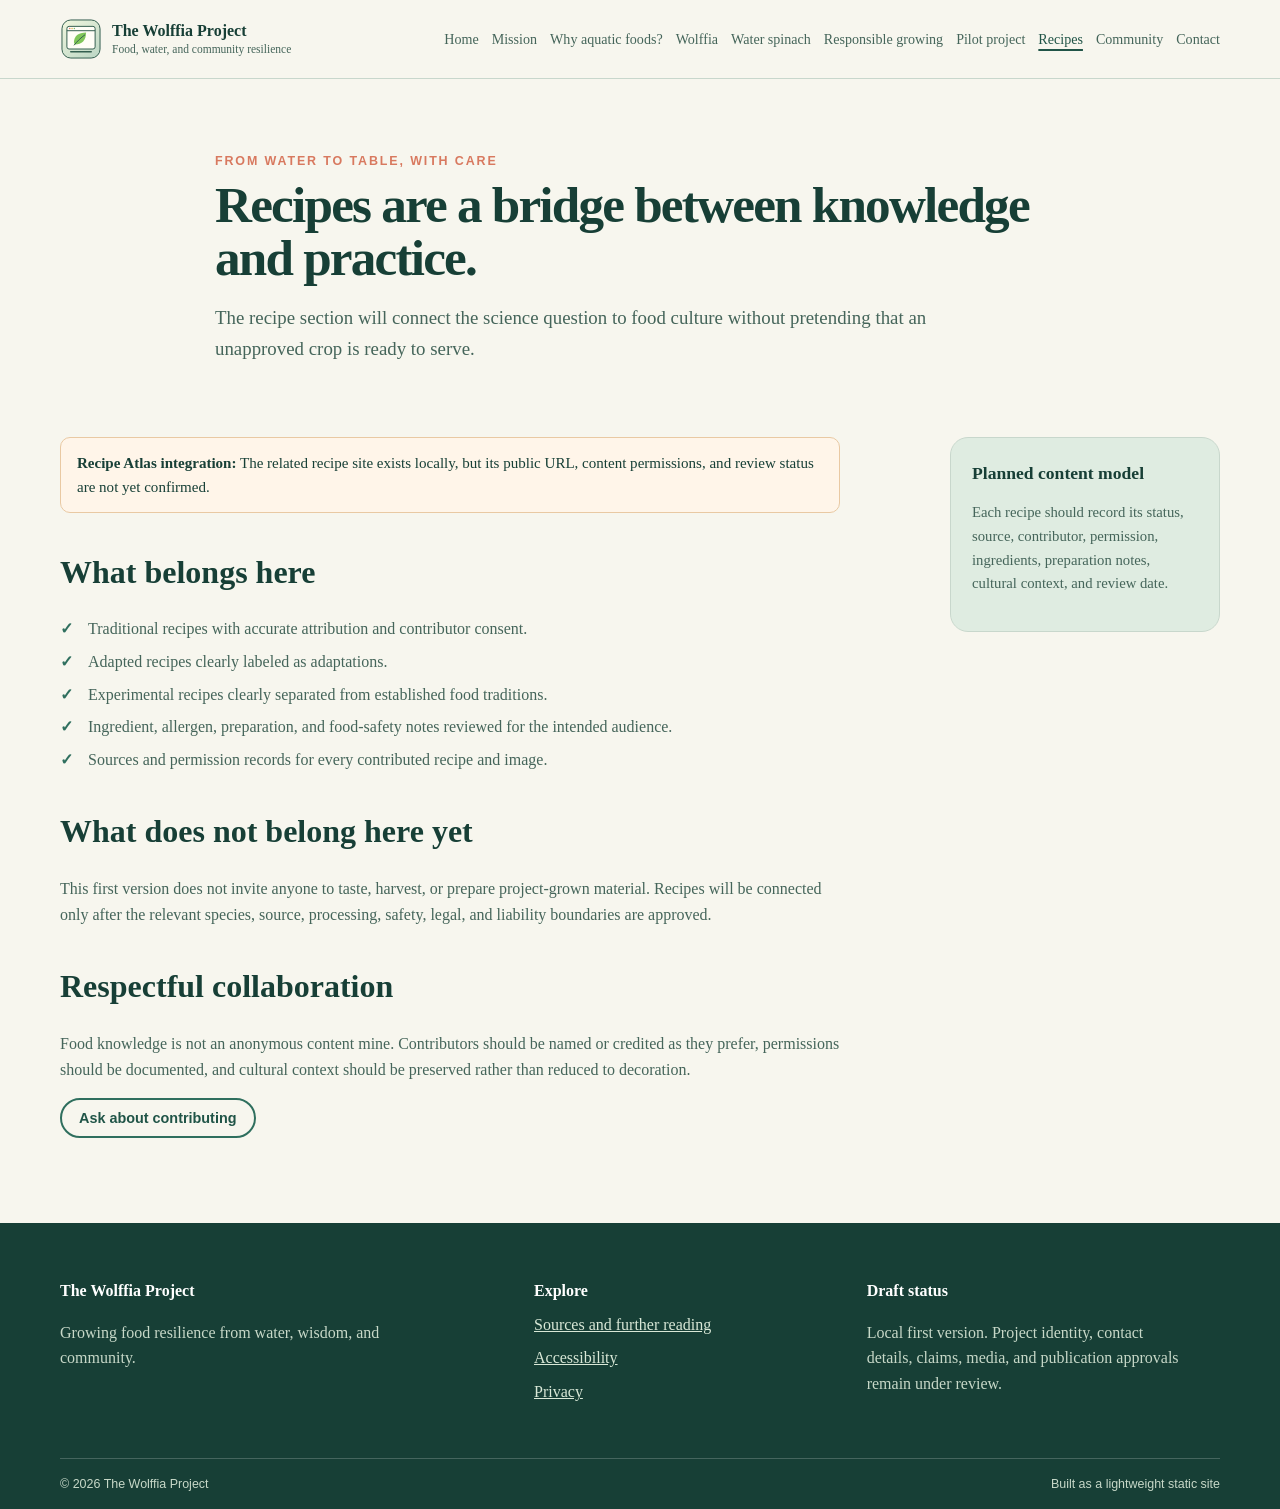
<file: public/recipes.html>
<!doctype html><html lang="en"><head><meta charset="utf-8"><meta name="viewport" content="width=device-width, initial-scale=1"><meta name="description" content="How recipes and cultural food knowledge fit into The Wolffia Project."><title>Recipes | The Wolffia Project</title><link rel="icon" href="wolffia-public-site.svg" type="image/svg+xml"><link rel="stylesheet" href="styles.css"><script src="script.js" defer></script></head><body data-page="recipes"><a class="skip-link" href="#main-content">Skip to main content</a><header class="site-header"><div class="shell header-inner"><a class="brand" href="index.html" aria-label="The Wolffia Project home"><img src="wolffia-public-site.svg" alt=""><span><strong>The Wolffia Project</strong><small>Food, water, and community resilience</small></span></a><button class="menu-toggle" type="button" aria-expanded="false" aria-controls="site-nav">Menu</button><nav id="site-nav" class="site-nav" aria-label="Primary navigation"><a data-nav="home" href="index.html">Home</a><a data-nav="mission" href="mission.html">Mission</a><a data-nav="why-aquatic-foods" href="why-aquatic-foods.html">Why aquatic foods?</a><a data-nav="wolffia" href="wolffia.html">Wolffia</a><a data-nav="water-spinach" href="water-spinach.html">Water spinach</a><a data-nav="responsible-growing" href="responsible-growing.html">Responsible growing</a><a data-nav="pilot-project" href="pilot-project.html">Pilot project</a><a data-nav="recipes" href="recipes.html">Recipes</a><a data-nav="community" href="community.html">Community</a><a data-nav="contact" href="contact.html">Contact</a></nav></div></header><main id="main-content"><div class="shell page-hero"><p class="eyebrow">From water to table, with care</p><h1>Recipes are a bridge between knowledge and practice.</h1><p>The recipe section will connect the science question to food culture without pretending that an unapproved crop is ready to serve.</p></div><div class="shell content-layout"><article class="prose"><div class="status-banner"><strong>Recipe Atlas integration:</strong> The related recipe site exists locally, but its public URL, content permissions, and review status are not yet confirmed.</div><h2>What belongs here</h2><ul class="check-list"><li>Traditional recipes with accurate attribution and contributor consent.</li><li>Adapted recipes clearly labeled as adaptations.</li><li>Experimental recipes clearly separated from established food traditions.</li><li>Ingredient, allergen, preparation, and food-safety notes reviewed for the intended audience.</li><li>Sources and permission records for every contributed recipe and image.</li></ul><h2>What does not belong here yet</h2><p>This first version does not invite anyone to taste, harvest, or prepare project-grown material. Recipes will be connected only after the relevant species, source, processing, safety, legal, and liability boundaries are approved.</p><h2>Respectful collaboration</h2><p>Food knowledge is not an anonymous content mine. Contributors should be named or credited as they prefer, permissions should be documented, and cultural context should be preserved rather than reduced to decoration.</p><a class="button button-secondary" href="contact.html">Ask about contributing</a></article><aside class="side-note"><h2>Planned content model</h2><p>Each recipe should record its status, source, contributor, permission, ingredients, preparation notes, cultural context, and review date.</p></aside></div></main><footer class="site-footer"><div class="shell footer-grid"><div><strong>The Wolffia Project</strong><p>Growing food resilience from water, wisdom, and community.</p></div><div><strong>Explore</strong><a href="sources.html">Sources and further reading</a><a href="accessibility.html">Accessibility</a><a href="privacy.html">Privacy</a></div><div><strong>Draft status</strong><p>Local first version. Project identity, contact details, claims, media, and publication approvals remain under review.</p></div></div><div class="shell footer-bottom"><span>© <span data-year></span> The Wolffia Project</span><span>Built as a lightweight static site</span></div></footer></body></html>
</file>
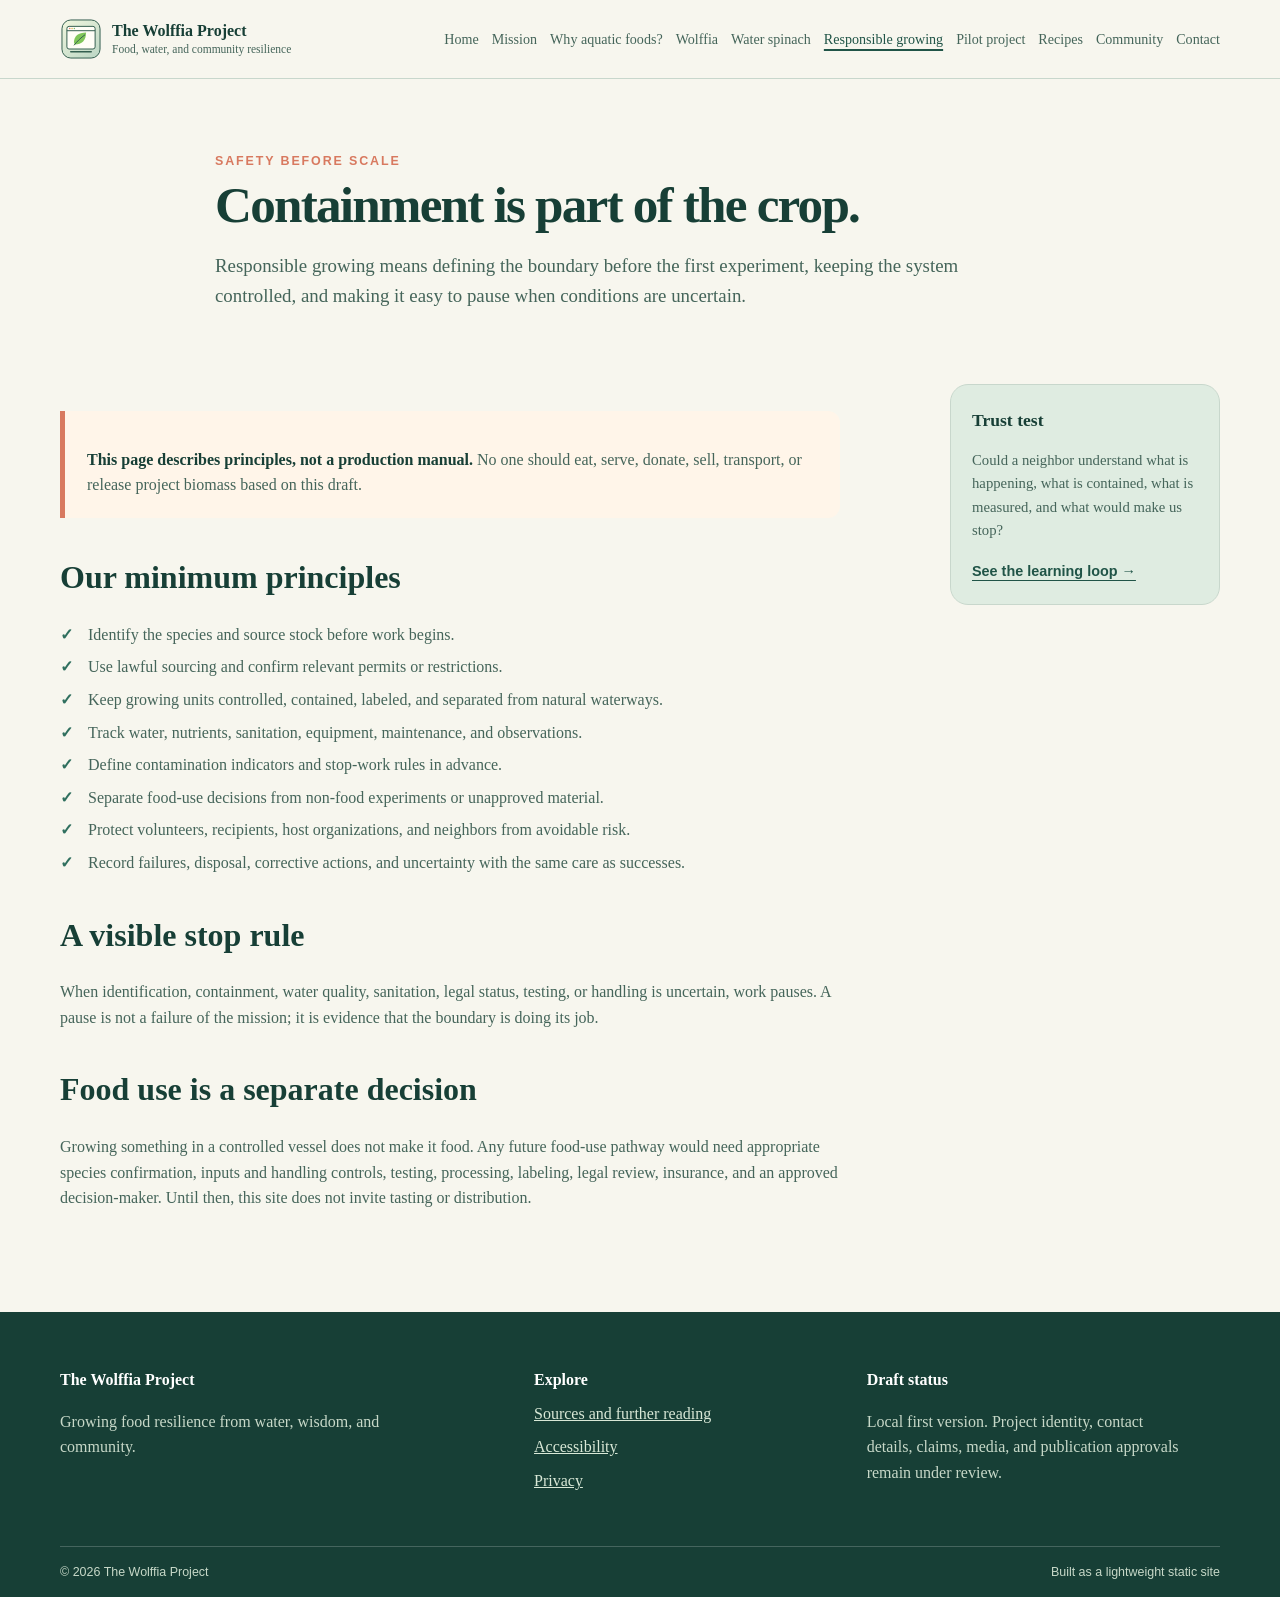
<file: public/responsible-growing.html>
<!doctype html><html lang="en"><head><meta charset="utf-8"><meta name="viewport" content="width=device-width, initial-scale=1"><meta name="description" content="The safety, containment, sourcing, and documentation principles for The Wolffia Project."><title>Responsible Growing | The Wolffia Project</title><link rel="icon" href="wolffia-public-site.svg" type="image/svg+xml"><link rel="stylesheet" href="styles.css"><script src="script.js" defer></script></head><body data-page="responsible-growing"><a class="skip-link" href="#main-content">Skip to main content</a><header class="site-header"><div class="shell header-inner"><a class="brand" href="index.html" aria-label="The Wolffia Project home"><img src="wolffia-public-site.svg" alt=""><span><strong>The Wolffia Project</strong><small>Food, water, and community resilience</small></span></a><button class="menu-toggle" type="button" aria-expanded="false" aria-controls="site-nav">Menu</button><nav id="site-nav" class="site-nav" aria-label="Primary navigation"><a data-nav="home" href="index.html">Home</a><a data-nav="mission" href="mission.html">Mission</a><a data-nav="why-aquatic-foods" href="why-aquatic-foods.html">Why aquatic foods?</a><a data-nav="wolffia" href="wolffia.html">Wolffia</a><a data-nav="water-spinach" href="water-spinach.html">Water spinach</a><a data-nav="responsible-growing" href="responsible-growing.html">Responsible growing</a><a data-nav="pilot-project" href="pilot-project.html">Pilot project</a><a data-nav="recipes" href="recipes.html">Recipes</a><a data-nav="community" href="community.html">Community</a><a data-nav="contact" href="contact.html">Contact</a></nav></div></header><main id="main-content"><div class="shell page-hero"><p class="eyebrow">Safety before scale</p><h1>Containment is part of the crop.</h1><p>Responsible growing means defining the boundary before the first experiment, keeping the system controlled, and making it easy to pause when conditions are uncertain.</p></div><div class="shell content-layout"><article class="prose"><div class="callout"><p><strong>This page describes principles, not a production manual.</strong> No one should eat, serve, donate, sell, transport, or release project biomass based on this draft.</p></div><h2>Our minimum principles</h2><ul class="check-list"><li>Identify the species and source stock before work begins.</li><li>Use lawful sourcing and confirm relevant permits or restrictions.</li><li>Keep growing units controlled, contained, labeled, and separated from natural waterways.</li><li>Track water, nutrients, sanitation, equipment, maintenance, and observations.</li><li>Define contamination indicators and stop-work rules in advance.</li><li>Separate food-use decisions from non-food experiments or unapproved material.</li><li>Protect volunteers, recipients, host organizations, and neighbors from avoidable risk.</li><li>Record failures, disposal, corrective actions, and uncertainty with the same care as successes.</li></ul><h2>A visible stop rule</h2><p>When identification, containment, water quality, sanitation, legal status, testing, or handling is uncertain, work pauses. A pause is not a failure of the mission; it is evidence that the boundary is doing its job.</p><h2>Food use is a separate decision</h2><p>Growing something in a controlled vessel does not make it food. Any future food-use pathway would need appropriate species confirmation, inputs and handling controls, testing, processing, labeling, legal review, insurance, and an approved decision-maker. Until then, this site does not invite tasting or distribution.</p></article><aside class="side-note"><h2>Trust test</h2><p>Could a neighbor understand what is happening, what is contained, what is measured, and what would make us stop?</p><a class="text-link" href="pilot-project.html">See the learning loop →</a></aside></div></main><footer class="site-footer"><div class="shell footer-grid"><div><strong>The Wolffia Project</strong><p>Growing food resilience from water, wisdom, and community.</p></div><div><strong>Explore</strong><a href="sources.html">Sources and further reading</a><a href="accessibility.html">Accessibility</a><a href="privacy.html">Privacy</a></div><div><strong>Draft status</strong><p>Local first version. Project identity, contact details, claims, media, and publication approvals remain under review.</p></div></div><div class="shell footer-bottom"><span>© <span data-year></span> The Wolffia Project</span><span>Built as a lightweight static site</span></div></footer></body></html>
</file>
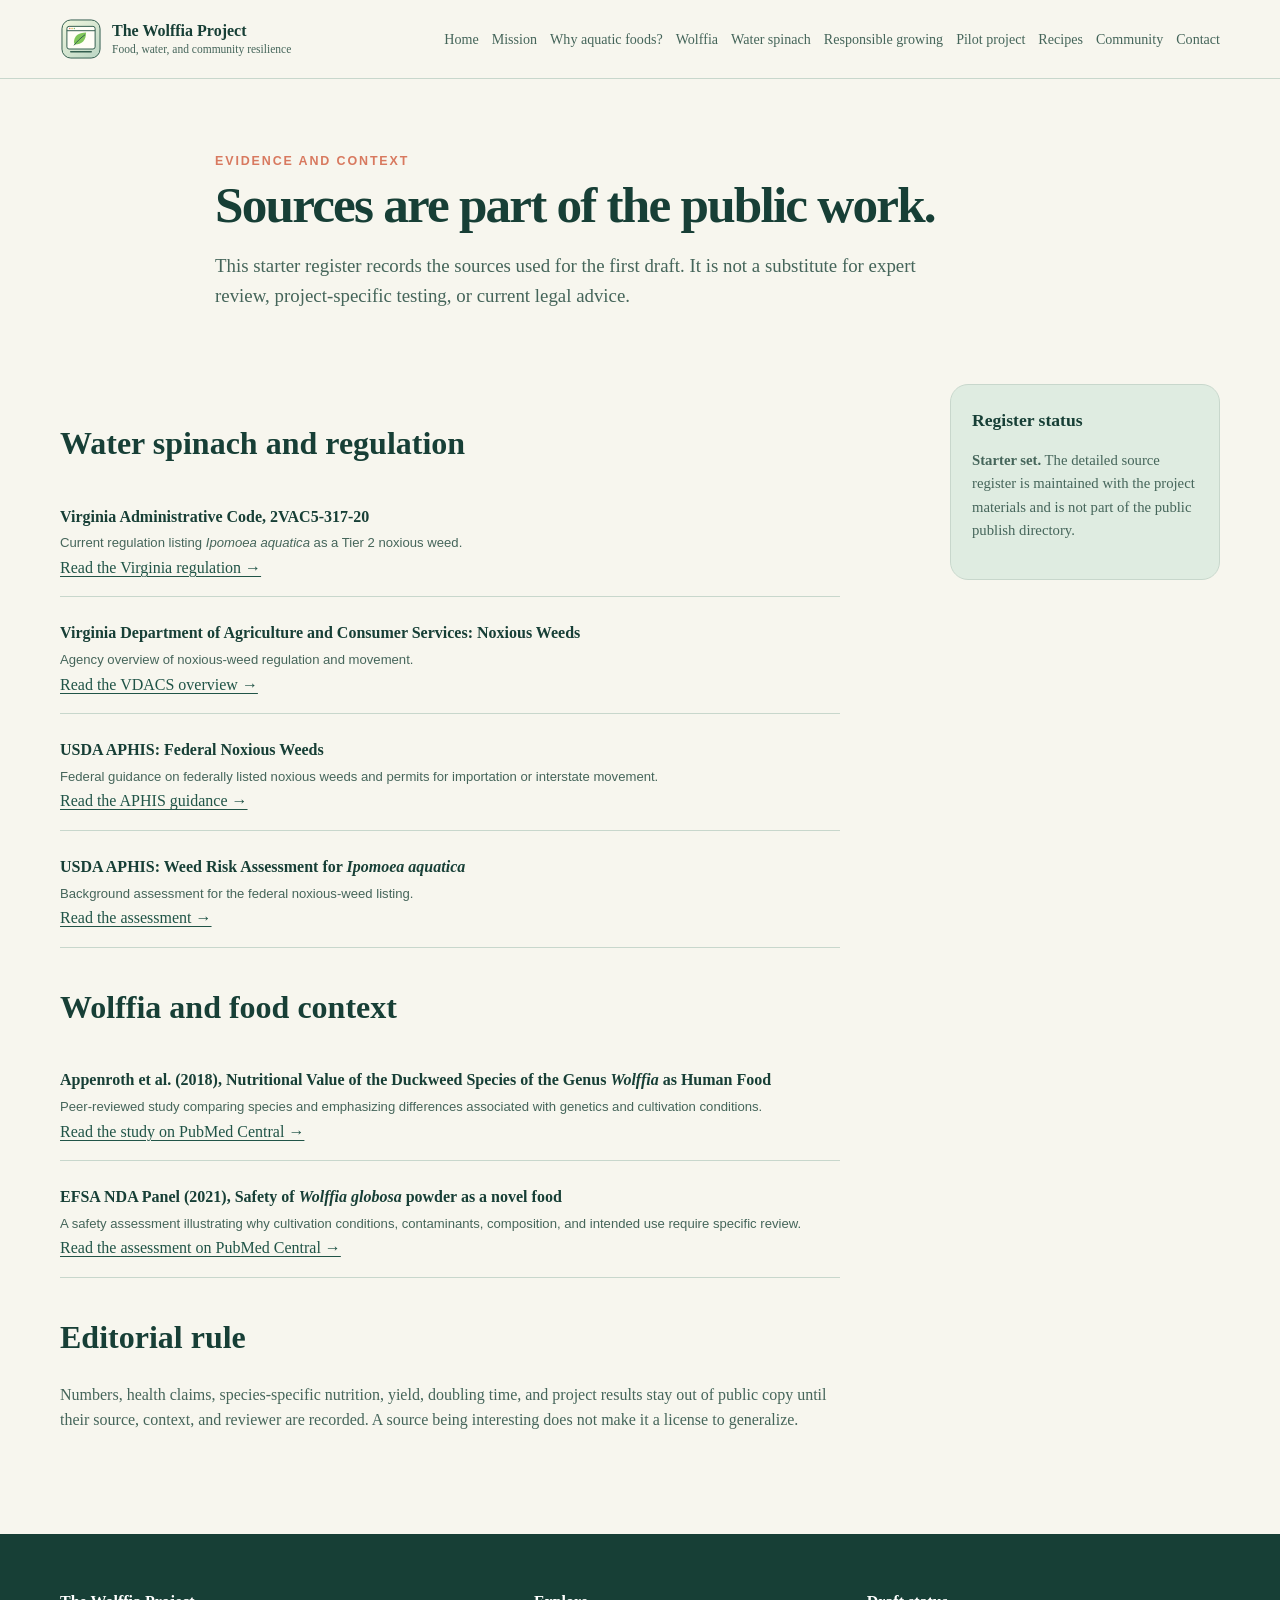
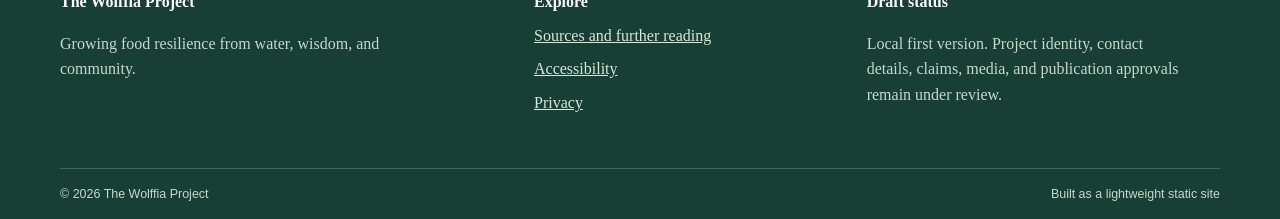
<file: public/sources.html>
<!doctype html>
<html lang="en">
<head>
  <meta charset="utf-8">
  <meta name="viewport" content="width=device-width, initial-scale=1">
  <meta name="description" content="Authoritative and peer-reviewed sources used to shape the first public draft of The Wolffia Project website.">
  <title>Sources and Further Reading | The Wolffia Project</title>
  <link rel="icon" href="wolffia-public-site.svg" type="image/svg+xml">
  <link rel="stylesheet" href="styles.css">
  <script src="script.js" defer></script>
</head>
<body data-page="sources">
  <a class="skip-link" href="#main-content">Skip to main content</a>
  <header class="site-header"><div class="shell header-inner">
    <a class="brand" href="index.html" aria-label="The Wolffia Project home"><img src="wolffia-public-site.svg" alt=""><span><strong>The Wolffia Project</strong><small>Food, water, and community resilience</small></span></a>
    <button class="menu-toggle" type="button" aria-expanded="false" aria-controls="site-nav">Menu</button>
    <nav id="site-nav" class="site-nav" aria-label="Primary navigation"><a data-nav="home" href="index.html">Home</a><a data-nav="mission" href="mission.html">Mission</a><a data-nav="why-aquatic-foods" href="why-aquatic-foods.html">Why aquatic foods?</a><a data-nav="wolffia" href="wolffia.html">Wolffia</a><a data-nav="water-spinach" href="water-spinach.html">Water spinach</a><a data-nav="responsible-growing" href="responsible-growing.html">Responsible growing</a><a data-nav="pilot-project" href="pilot-project.html">Pilot project</a><a data-nav="recipes" href="recipes.html">Recipes</a><a data-nav="community" href="community.html">Community</a><a data-nav="contact" href="contact.html">Contact</a></nav>
  </div></header>
  <main id="main-content"><div class="shell page-hero"><p class="eyebrow">Evidence and context</p><h1>Sources are part of the public work.</h1><p>This starter register records the sources used for the first draft. It is not a substitute for expert review, project-specific testing, or current legal advice.</p></div>
    <div class="shell content-layout"><article class="prose">
      <h2 id="water-spinach">Water spinach and regulation</h2>
      <ul class="source-list">
        <li><strong>Virginia Administrative Code, 2VAC5-317-20</strong><span class="meta">Current regulation listing <em>Ipomoea aquatica</em> as a Tier 2 noxious weed.</span><br><a href="https://law.lis.virginia.gov/admincode/title02/agency5/chapter317/section20/">Read the Virginia regulation →</a></li>
        <li><strong>Virginia Department of Agriculture and Consumer Services: Noxious Weeds</strong><span class="meta">Agency overview of noxious-weed regulation and movement.</span><br><a href="https://www.vdacs.virginia.gov/plant-industry-services-noxious-weeds.shtml">Read the VDACS overview →</a></li>
        <li><strong>USDA APHIS: Federal Noxious Weeds</strong><span class="meta">Federal guidance on federally listed noxious weeds and permits for importation or interstate movement.</span><br><a href="https://www.aphis.usda.gov/organism-soil-imports/federal-noxious-weeds">Read the APHIS guidance →</a></li>
        <li><strong>USDA APHIS: Weed Risk Assessment for <em>Ipomoea aquatica</em></strong><span class="meta">Background assessment for the federal noxious-weed listing.</span><br><a href="https://www.aphis.usda.gov/media/document/85783/file">Read the assessment →</a></li>
      </ul>
      <h2 id="wolffia">Wolffia and food context</h2>
      <ul class="source-list">
        <li><strong>Appenroth et al. (2018), Nutritional Value of the Duckweed Species of the Genus <em>Wolffia</em> as Human Food</strong><span class="meta">Peer-reviewed study comparing species and emphasizing differences associated with genetics and cultivation conditions.</span><br><a href="https://pmc.ncbi.nlm.nih.gov/articles/PMC6215809/">Read the study on PubMed Central →</a></li>
        <li><strong>EFSA NDA Panel (2021), Safety of <em>Wolffia globosa</em> powder as a novel food</strong><span class="meta">A safety assessment illustrating why cultivation conditions, contaminants, composition, and intended use require specific review.</span><br><a href="https://pmc.ncbi.nlm.nih.gov/articles/PMC8693246/">Read the assessment on PubMed Central →</a></li>
      </ul>
      <h2>Editorial rule</h2><p>Numbers, health claims, species-specific nutrition, yield, doubling time, and project results stay out of public copy until their source, context, and reviewer are recorded. A source being interesting does not make it a license to generalize.</p>
    </article><aside class="side-note"><h2>Register status</h2><p><strong>Starter set.</strong> The detailed source register is maintained with the project materials and is not part of the public publish directory.</p></aside></div>
  </main>
  <footer class="site-footer"><div class="shell footer-grid"><div><strong>The Wolffia Project</strong><p>Growing food resilience from water, wisdom, and community.</p></div><div><strong>Explore</strong><a href="sources.html">Sources and further reading</a><a href="accessibility.html">Accessibility</a><a href="privacy.html">Privacy</a></div><div><strong>Draft status</strong><p>Local first version. Project identity, contact details, claims, media, and publication approvals remain under review.</p></div></div><div class="shell footer-bottom"><span>© <span data-year></span> The Wolffia Project</span><span>Built as a lightweight static site</span></div></footer>
</body>
</html>
</file>
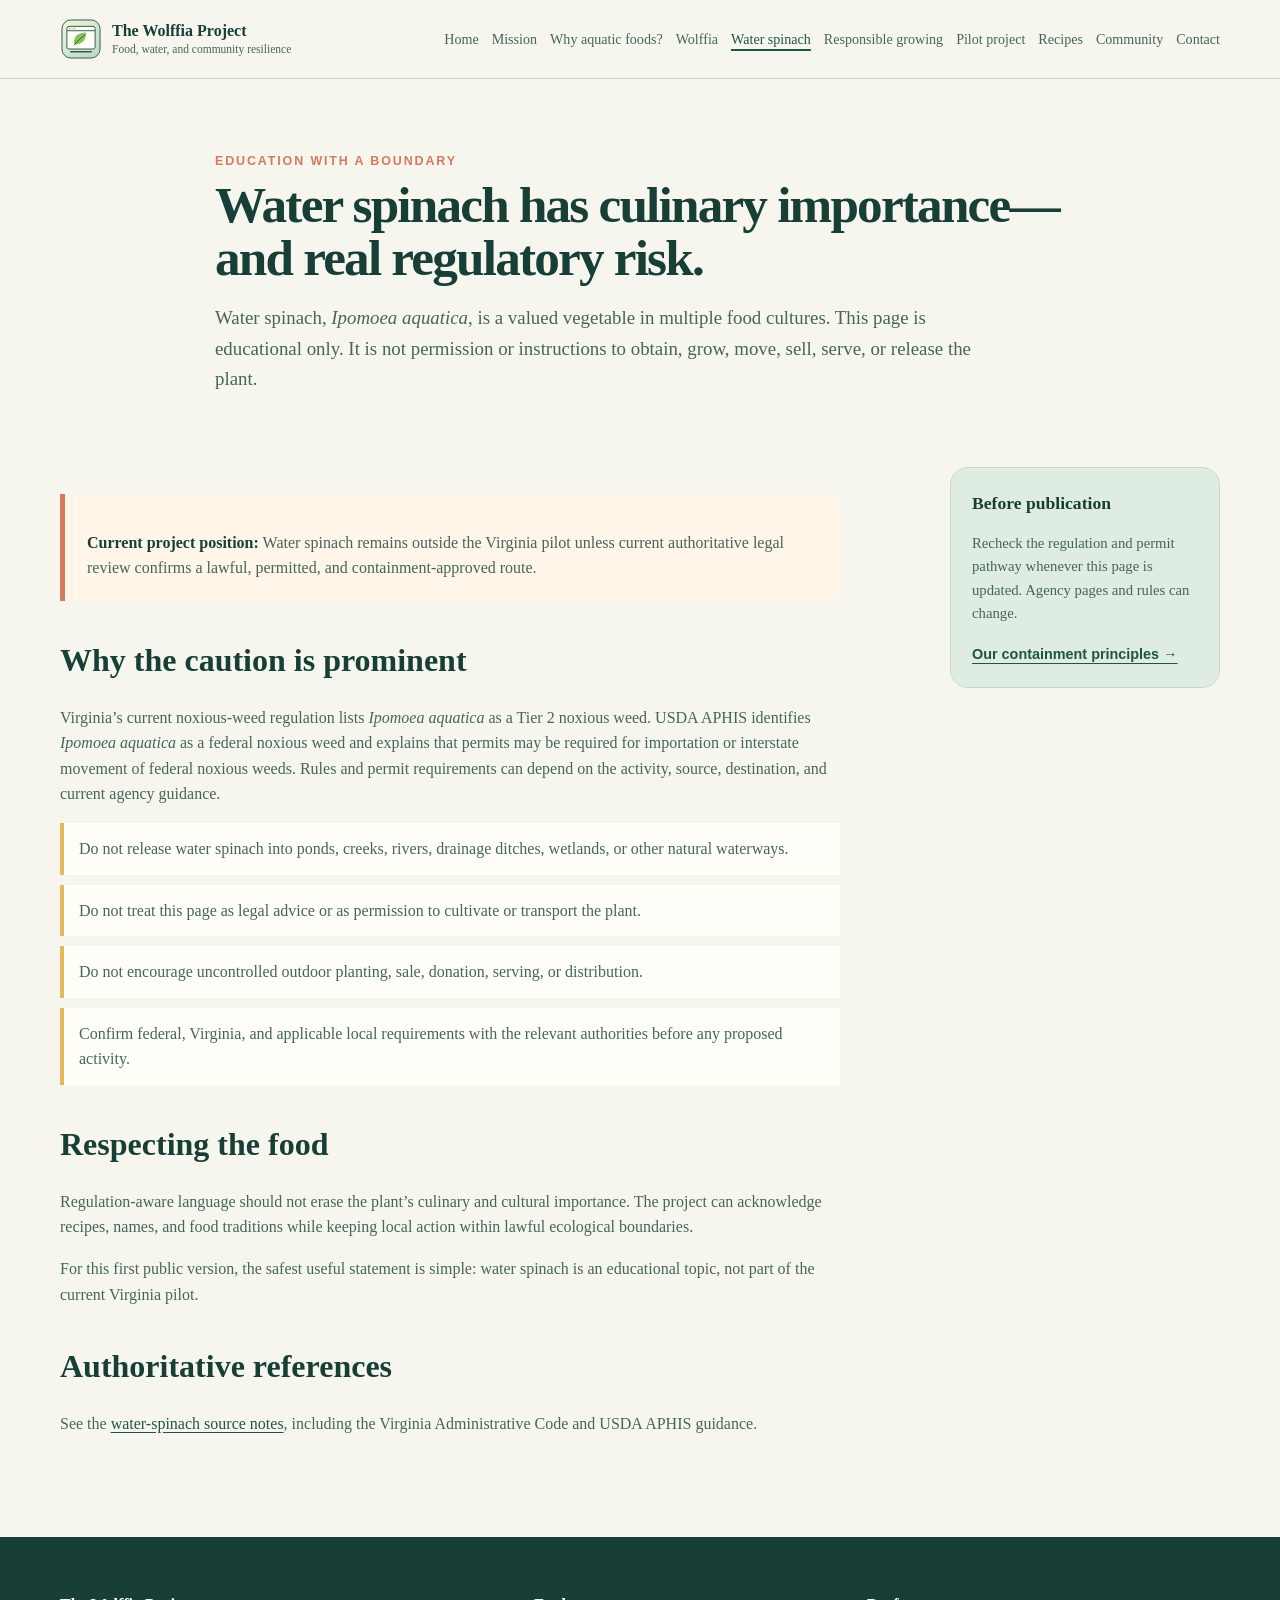
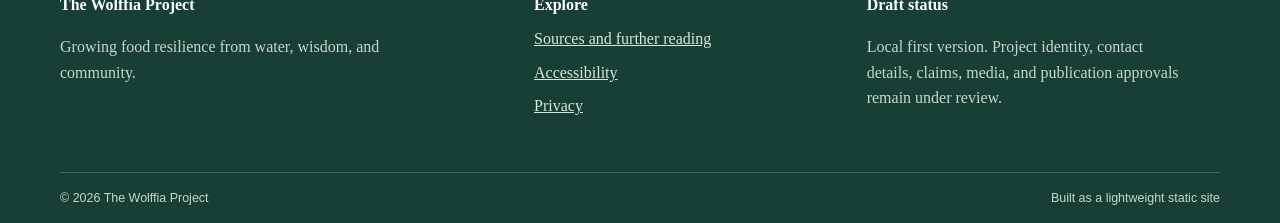
<file: public/water-spinach.html>
<!doctype html><html lang="en"><head><meta charset="utf-8"><meta name="viewport" content="width=device-width, initial-scale=1"><meta name="description" content="An educational, regulation-aware introduction to water spinach and why it is outside the Virginia pilot for now."><title>Water Spinach | The Wolffia Project</title><link rel="icon" href="wolffia-public-site.svg" type="image/svg+xml"><link rel="stylesheet" href="styles.css"><script src="script.js" defer></script></head><body data-page="water-spinach"><a class="skip-link" href="#main-content">Skip to main content</a><header class="site-header"><div class="shell header-inner"><a class="brand" href="index.html" aria-label="The Wolffia Project home"><img src="wolffia-public-site.svg" alt=""><span><strong>The Wolffia Project</strong><small>Food, water, and community resilience</small></span></a><button class="menu-toggle" type="button" aria-expanded="false" aria-controls="site-nav">Menu</button><nav id="site-nav" class="site-nav" aria-label="Primary navigation"><a data-nav="home" href="index.html">Home</a><a data-nav="mission" href="mission.html">Mission</a><a data-nav="why-aquatic-foods" href="why-aquatic-foods.html">Why aquatic foods?</a><a data-nav="wolffia" href="wolffia.html">Wolffia</a><a data-nav="water-spinach" href="water-spinach.html">Water spinach</a><a data-nav="responsible-growing" href="responsible-growing.html">Responsible growing</a><a data-nav="pilot-project" href="pilot-project.html">Pilot project</a><a data-nav="recipes" href="recipes.html">Recipes</a><a data-nav="community" href="community.html">Community</a><a data-nav="contact" href="contact.html">Contact</a></nav></div></header><main id="main-content"><div class="shell page-hero"><p class="eyebrow">Education with a boundary</p><h1>Water spinach has culinary importance—and real regulatory risk.</h1><p>Water spinach, <em>Ipomoea aquatica</em>, is a valued vegetable in multiple food cultures. This page is educational only. It is not permission or instructions to obtain, grow, move, sell, serve, or release the plant.</p></div><div class="shell content-layout"><article class="prose"><div class="callout"><p><strong>Current project position:</strong> Water spinach remains outside the Virginia pilot unless current authoritative legal review confirms a lawful, permitted, and containment-approved route.</p></div><h2>Why the caution is prominent</h2><p>Virginia’s current noxious-weed regulation lists <em>Ipomoea aquatica</em> as a Tier 2 noxious weed. USDA APHIS identifies <em>Ipomoea aquatica</em> as a federal noxious weed and explains that permits may be required for importation or interstate movement of federal noxious weeds. Rules and permit requirements can depend on the activity, source, destination, and current agency guidance.</p><ul class="warning-list"><li>Do not release water spinach into ponds, creeks, rivers, drainage ditches, wetlands, or other natural waterways.</li><li>Do not treat this page as legal advice or as permission to cultivate or transport the plant.</li><li>Do not encourage uncontrolled outdoor planting, sale, donation, serving, or distribution.</li><li>Confirm federal, Virginia, and applicable local requirements with the relevant authorities before any proposed activity.</li></ul><h2>Respecting the food</h2><p>Regulation-aware language should not erase the plant’s culinary and cultural importance. The project can acknowledge recipes, names, and food traditions while keeping local action within lawful ecological boundaries.</p><p>For this first public version, the safest useful statement is simple: water spinach is an educational topic, not part of the current Virginia pilot.</p><h2>Authoritative references</h2><p>See the <a href="sources.html#water-spinach">water-spinach source notes</a>, including the Virginia Administrative Code and USDA APHIS guidance.</p></article><aside class="side-note"><h2>Before publication</h2><p>Recheck the regulation and permit pathway whenever this page is updated. Agency pages and rules can change.</p><a class="text-link" href="responsible-growing.html">Our containment principles →</a></aside></div></main><footer class="site-footer"><div class="shell footer-grid"><div><strong>The Wolffia Project</strong><p>Growing food resilience from water, wisdom, and community.</p></div><div><strong>Explore</strong><a href="sources.html">Sources and further reading</a><a href="accessibility.html">Accessibility</a><a href="privacy.html">Privacy</a></div><div><strong>Draft status</strong><p>Local first version. Project identity, contact details, claims, media, and publication approvals remain under review.</p></div></div><div class="shell footer-bottom"><span>© <span data-year></span> The Wolffia Project</span><span>Built as a lightweight static site</span></div></footer></body></html>
</file>
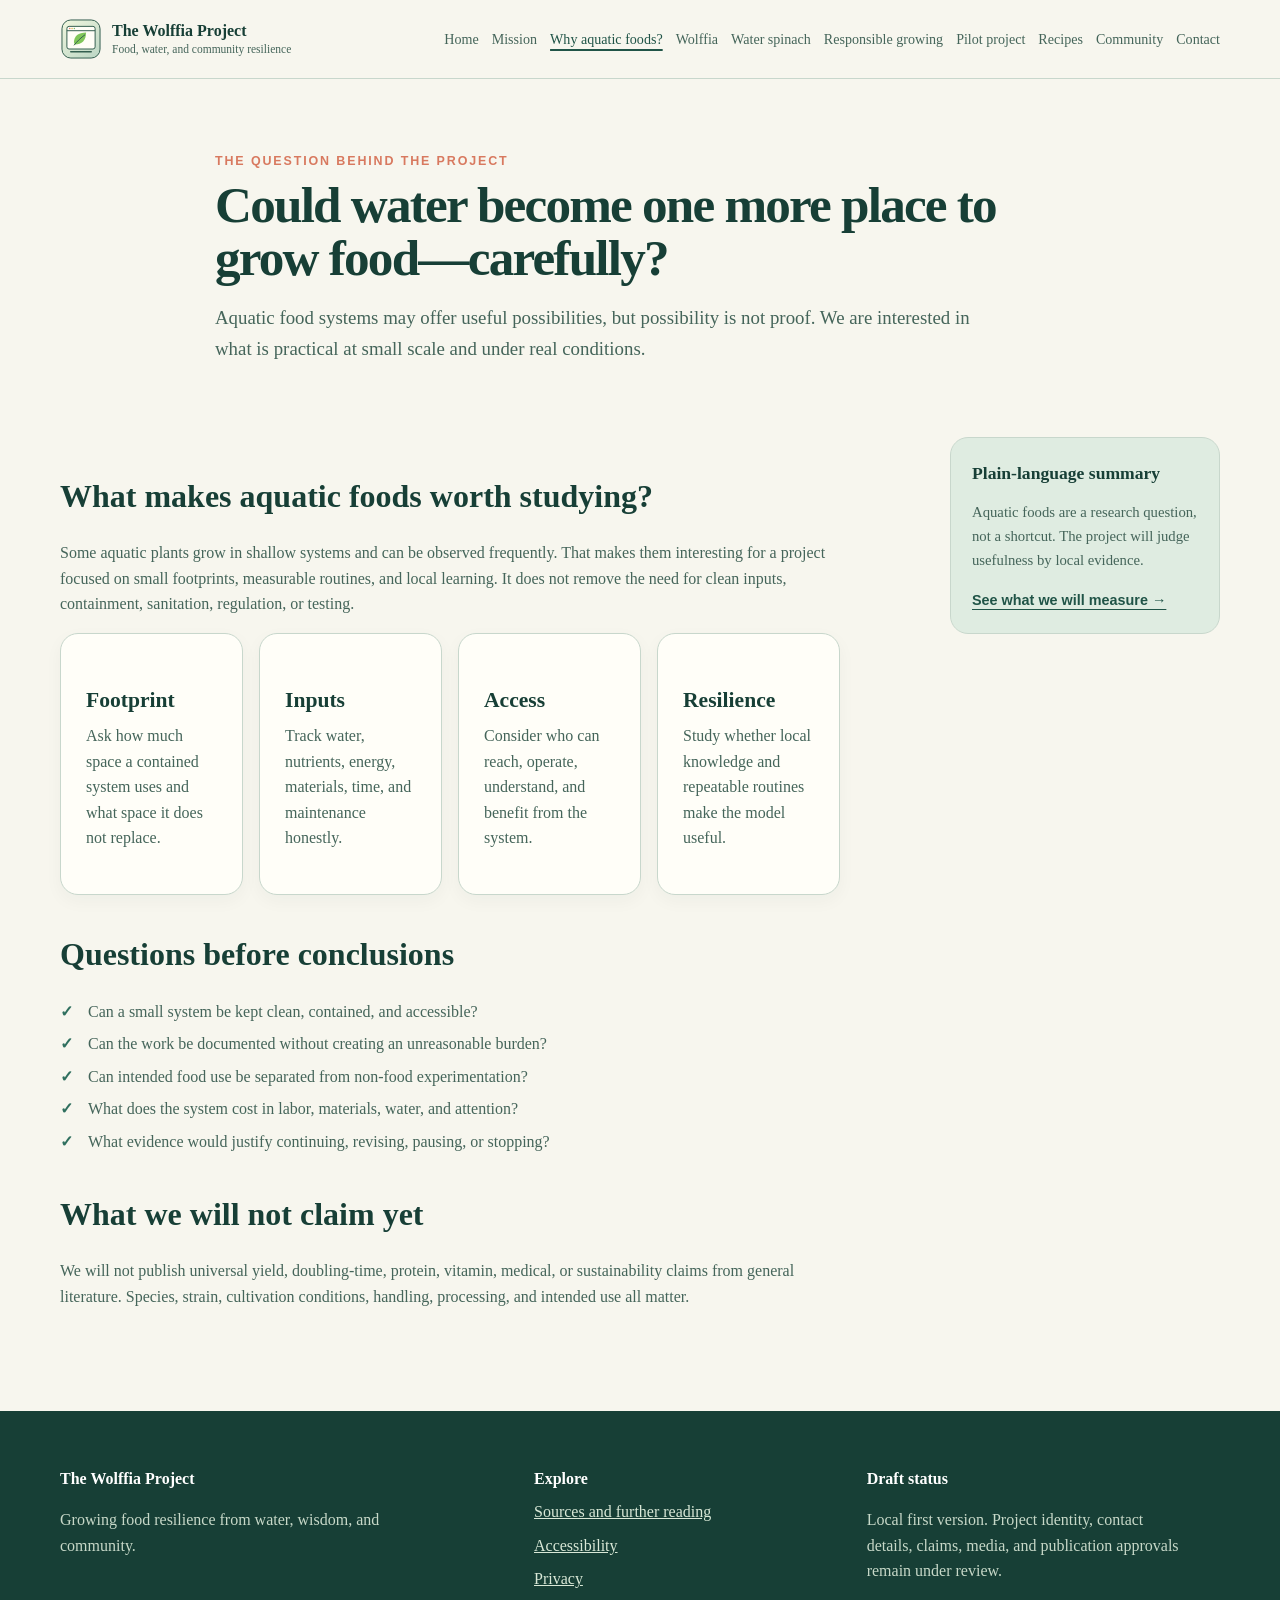
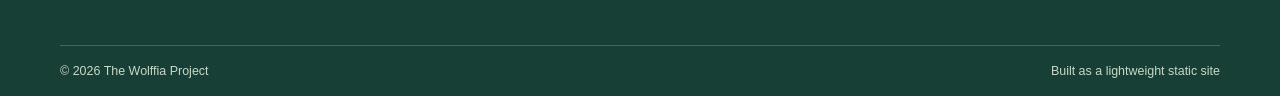
<file: public/why-aquatic-foods.html>
<!doctype html><html lang="en"><head><meta charset="utf-8"><meta name="viewport" content="width=device-width, initial-scale=1"><meta name="description" content="The questions The Wolffia Project is asking about aquatic foods and local resilience."><title>Why Aquatic Foods? | The Wolffia Project</title><link rel="icon" href="wolffia-public-site.svg" type="image/svg+xml"><link rel="stylesheet" href="styles.css"><script src="script.js" defer></script></head><body data-page="why-aquatic-foods"><a class="skip-link" href="#main-content">Skip to main content</a><header class="site-header"><div class="shell header-inner"><a class="brand" href="index.html" aria-label="The Wolffia Project home"><img src="wolffia-public-site.svg" alt=""><span><strong>The Wolffia Project</strong><small>Food, water, and community resilience</small></span></a><button class="menu-toggle" type="button" aria-expanded="false" aria-controls="site-nav">Menu</button><nav id="site-nav" class="site-nav" aria-label="Primary navigation"><a data-nav="home" href="index.html">Home</a><a data-nav="mission" href="mission.html">Mission</a><a data-nav="why-aquatic-foods" href="why-aquatic-foods.html">Why aquatic foods?</a><a data-nav="wolffia" href="wolffia.html">Wolffia</a><a data-nav="water-spinach" href="water-spinach.html">Water spinach</a><a data-nav="responsible-growing" href="responsible-growing.html">Responsible growing</a><a data-nav="pilot-project" href="pilot-project.html">Pilot project</a><a data-nav="recipes" href="recipes.html">Recipes</a><a data-nav="community" href="community.html">Community</a><a data-nav="contact" href="contact.html">Contact</a></nav></div></header><main id="main-content"><div class="shell page-hero"><p class="eyebrow">The question behind the project</p><h1>Could water become one more place to grow food—carefully?</h1><p>Aquatic food systems may offer useful possibilities, but possibility is not proof. We are interested in what is practical at small scale and under real conditions.</p></div><div class="shell content-layout"><article class="prose"><h2>What makes aquatic foods worth studying?</h2><p>Some aquatic plants grow in shallow systems and can be observed frequently. That makes them interesting for a project focused on small footprints, measurable routines, and local learning. It does not remove the need for clean inputs, containment, sanitation, regulation, or testing.</p><div class="card-grid four-up"><article class="card"><h3>Footprint</h3><p>Ask how much space a contained system uses and what space it does not replace.</p></article><article class="card"><h3>Inputs</h3><p>Track water, nutrients, energy, materials, time, and maintenance honestly.</p></article><article class="card"><h3>Access</h3><p>Consider who can reach, operate, understand, and benefit from the system.</p></article><article class="card"><h3>Resilience</h3><p>Study whether local knowledge and repeatable routines make the model useful.</p></article></div><h2>Questions before conclusions</h2><ul class="check-list"><li>Can a small system be kept clean, contained, and accessible?</li><li>Can the work be documented without creating an unreasonable burden?</li><li>Can intended food use be separated from non-food experimentation?</li><li>What does the system cost in labor, materials, water, and attention?</li><li>What evidence would justify continuing, revising, pausing, or stopping?</li></ul><h2>What we will not claim yet</h2><p>We will not publish universal yield, doubling-time, protein, vitamin, medical, or sustainability claims from general literature. Species, strain, cultivation conditions, handling, processing, and intended use all matter.</p></article><aside class="side-note"><h2>Plain-language summary</h2><p>Aquatic foods are a research question, not a shortcut. The project will judge usefulness by local evidence.</p><a class="text-link" href="pilot-project.html">See what we will measure →</a></aside></div></main><footer class="site-footer"><div class="shell footer-grid"><div><strong>The Wolffia Project</strong><p>Growing food resilience from water, wisdom, and community.</p></div><div><strong>Explore</strong><a href="sources.html">Sources and further reading</a><a href="accessibility.html">Accessibility</a><a href="privacy.html">Privacy</a></div><div><strong>Draft status</strong><p>Local first version. Project identity, contact details, claims, media, and publication approvals remain under review.</p></div></div><div class="shell footer-bottom"><span>© <span data-year></span> The Wolffia Project</span><span>Built as a lightweight static site</span></div></footer></body></html>
</file>
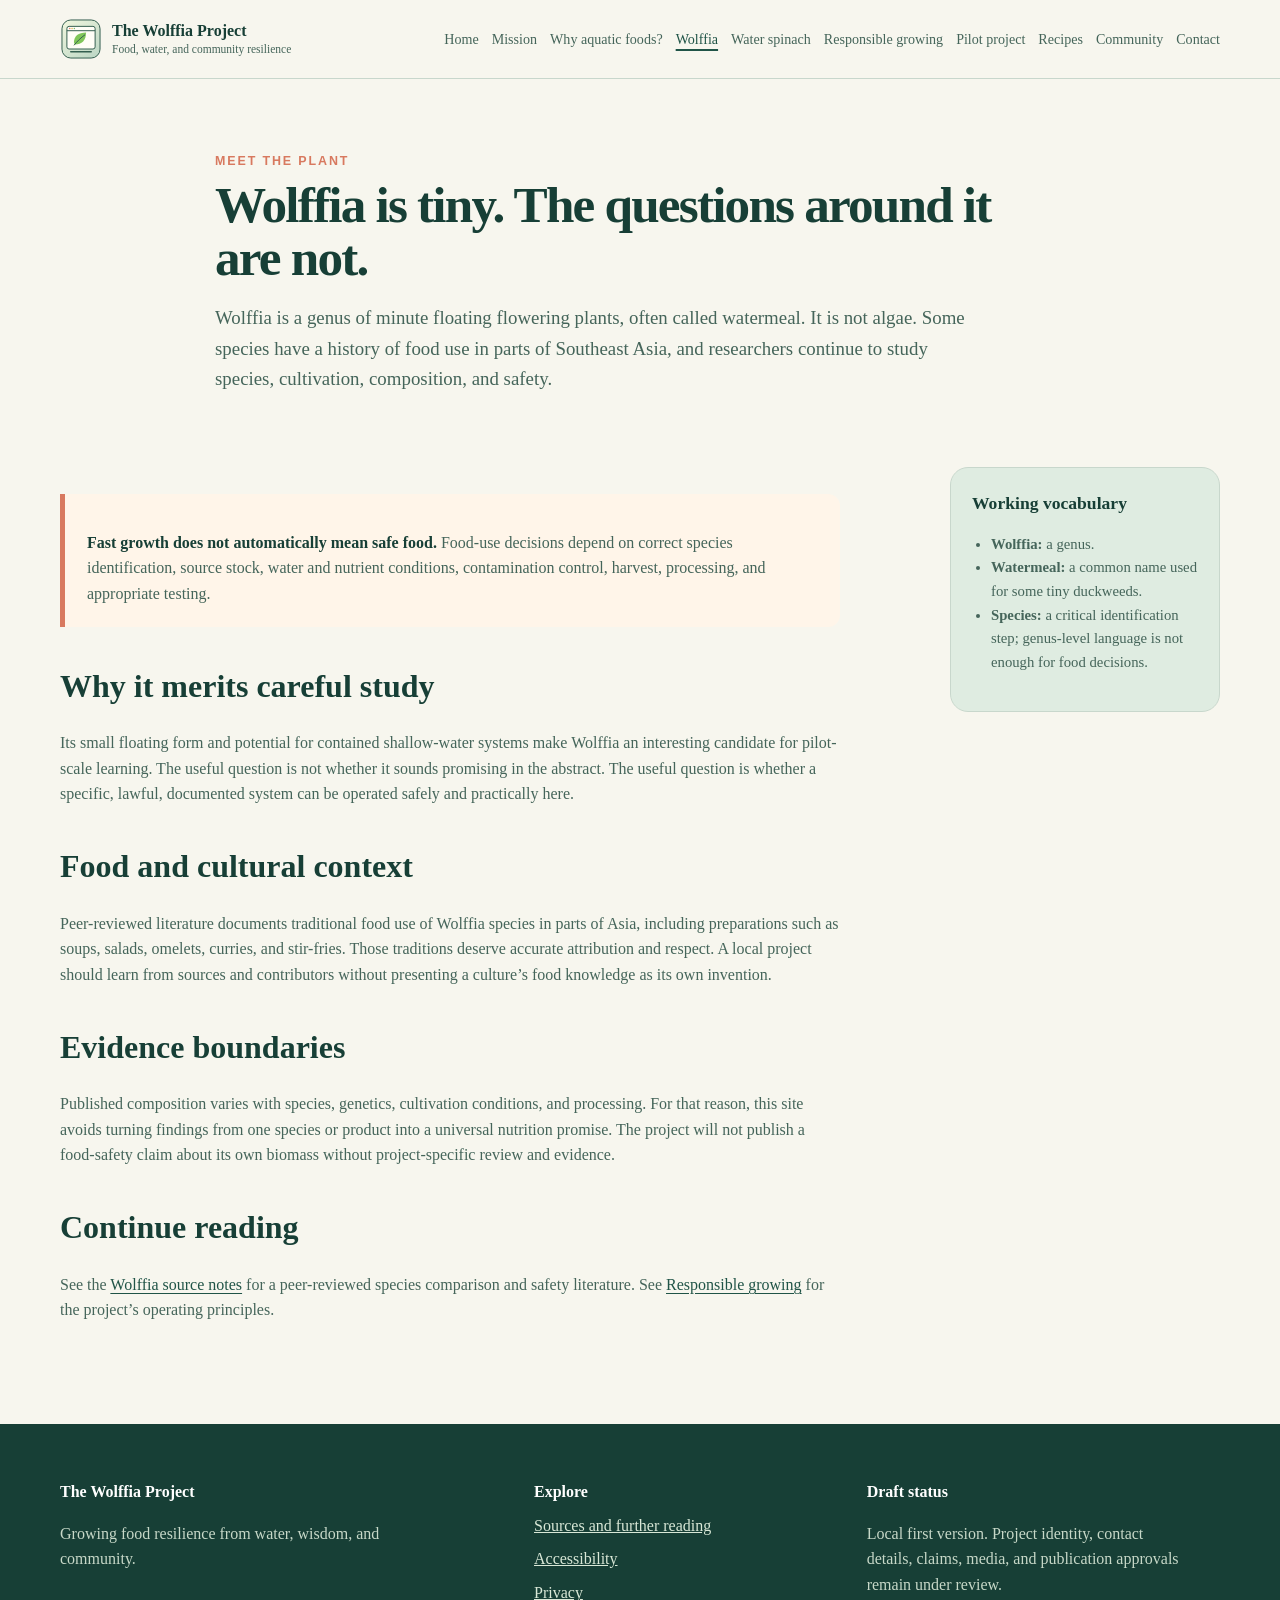
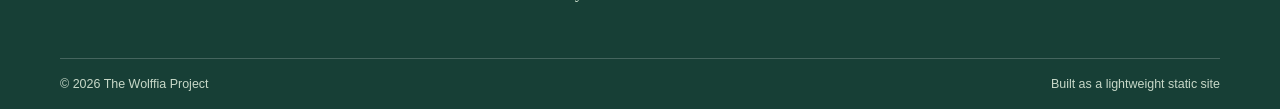
<file: public/wolffia.html>
<!doctype html><html lang="en"><head><meta charset="utf-8"><meta name="viewport" content="width=device-width, initial-scale=1"><meta name="description" content="An evidence-aware introduction to Wolffia and why The Wolffia Project is studying it."><title>Wolffia | The Wolffia Project</title><link rel="icon" href="wolffia-public-site.svg" type="image/svg+xml"><link rel="stylesheet" href="styles.css"><script src="script.js" defer></script></head><body data-page="wolffia"><a class="skip-link" href="#main-content">Skip to main content</a><header class="site-header"><div class="shell header-inner"><a class="brand" href="index.html" aria-label="The Wolffia Project home"><img src="wolffia-public-site.svg" alt=""><span><strong>The Wolffia Project</strong><small>Food, water, and community resilience</small></span></a><button class="menu-toggle" type="button" aria-expanded="false" aria-controls="site-nav">Menu</button><nav id="site-nav" class="site-nav" aria-label="Primary navigation"><a data-nav="home" href="index.html">Home</a><a data-nav="mission" href="mission.html">Mission</a><a data-nav="why-aquatic-foods" href="why-aquatic-foods.html">Why aquatic foods?</a><a data-nav="wolffia" href="wolffia.html">Wolffia</a><a data-nav="water-spinach" href="water-spinach.html">Water spinach</a><a data-nav="responsible-growing" href="responsible-growing.html">Responsible growing</a><a data-nav="pilot-project" href="pilot-project.html">Pilot project</a><a data-nav="recipes" href="recipes.html">Recipes</a><a data-nav="community" href="community.html">Community</a><a data-nav="contact" href="contact.html">Contact</a></nav></div></header><main id="main-content"><div class="shell page-hero"><p class="eyebrow">Meet the plant</p><h1>Wolffia is tiny. The questions around it are not.</h1><p>Wolffia is a genus of minute floating flowering plants, often called watermeal. It is not algae. Some species have a history of food use in parts of Southeast Asia, and researchers continue to study species, cultivation, composition, and safety.</p></div><div class="shell content-layout"><article class="prose"><div class="callout"><p><strong>Fast growth does not automatically mean safe food.</strong> Food-use decisions depend on correct species identification, source stock, water and nutrient conditions, contamination control, harvest, processing, and appropriate testing.</p></div><h2>Why it merits careful study</h2><p>Its small floating form and potential for contained shallow-water systems make Wolffia an interesting candidate for pilot-scale learning. The useful question is not whether it sounds promising in the abstract. The useful question is whether a specific, lawful, documented system can be operated safely and practically here.</p><h2>Food and cultural context</h2><p>Peer-reviewed literature documents traditional food use of Wolffia species in parts of Asia, including preparations such as soups, salads, omelets, curries, and stir-fries. Those traditions deserve accurate attribution and respect. A local project should learn from sources and contributors without presenting a culture’s food knowledge as its own invention.</p><h2>Evidence boundaries</h2><p>Published composition varies with species, genetics, cultivation conditions, and processing. For that reason, this site avoids turning findings from one species or product into a universal nutrition promise. The project will not publish a food-safety claim about its own biomass without project-specific review and evidence.</p><h2>Continue reading</h2><p>See the <a href="sources.html#wolffia">Wolffia source notes</a> for a peer-reviewed species comparison and safety literature. See <a href="responsible-growing.html">Responsible growing</a> for the project’s operating principles.</p></article><aside class="side-note"><h2>Working vocabulary</h2><ul><li><strong>Wolffia:</strong> a genus.</li><li><strong>Watermeal:</strong> a common name used for some tiny duckweeds.</li><li><strong>Species:</strong> a critical identification step; genus-level language is not enough for food decisions.</li></ul></aside></div></main><footer class="site-footer"><div class="shell footer-grid"><div><strong>The Wolffia Project</strong><p>Growing food resilience from water, wisdom, and community.</p></div><div><strong>Explore</strong><a href="sources.html">Sources and further reading</a><a href="accessibility.html">Accessibility</a><a href="privacy.html">Privacy</a></div><div><strong>Draft status</strong><p>Local first version. Project identity, contact details, claims, media, and publication approvals remain under review.</p></div></div><div class="shell footer-bottom"><span>© <span data-year></span> The Wolffia Project</span><span>Built as a lightweight static site</span></div></footer></body></html>
</file>
<file: public/styles.css>
:root {
  --ink: #173f36;
  --ink-soft: #45655a;
  --green: #2f6f5e;
  --green-dark: #205447;
  --mint: #dfece1;
  --cream: #f7f6ee;
  --paper: #fffef8;
  --clay: #d8795f;
  --gold: #e4b957;
  --line: #c8d7cc;
  --shadow: 0 16px 40px rgba(23, 63, 54, .09);
  --radius: 18px;
  color: var(--ink);
  background: var(--cream);
  font-family: Georgia, "Times New Roman", serif;
  line-height: 1.6;
}

* { box-sizing: border-box; }
html { scroll-behavior: smooth; }
body { margin: 0; background: var(--cream); }
img { max-width: 100%; }
a { color: var(--green-dark); }
a:focus-visible, button:focus-visible { outline: 3px solid var(--clay); outline-offset: 4px; }
.shell { width: min(1160px, calc(100% - 40px)); margin-inline: auto; }
.skip-link { position: absolute; left: 16px; top: -60px; z-index: 10; background: var(--ink); color: #fff; padding: 10px 14px; border-radius: 0 0 8px 8px; }
.skip-link:focus { top: 0; }

.site-header { position: sticky; top: 0; z-index: 5; background: rgba(247, 246, 238, .96); border-bottom: 1px solid var(--line); backdrop-filter: blur(10px); }
.header-inner { display: flex; align-items: center; gap: 24px; min-height: 78px; }
.brand { display: inline-flex; align-items: center; gap: 10px; color: var(--ink); text-decoration: none; min-width: 230px; }
.brand img { width: 42px; height: 42px; }
.brand strong, .brand small { display: block; line-height: 1.2; }
.brand small { color: var(--ink-soft); font-size: .72rem; margin-top: 3px; }
.site-nav { display: flex; flex-wrap: wrap; justify-content: flex-end; gap: 5px 13px; margin-left: auto; }
.site-nav a { padding: 7px 0; color: var(--ink-soft); text-decoration: none; font-size: .88rem; }
.site-nav a:hover, .site-nav a[aria-current="page"] { color: var(--green-dark); text-decoration: underline; text-decoration-thickness: 2px; text-underline-offset: 5px; }
.menu-toggle { display: none; margin-left: auto; border: 1px solid var(--green); background: var(--paper); color: var(--ink); border-radius: 8px; padding: 8px 12px; font: inherit; }

.hero { display: grid; grid-template-columns: minmax(0, 1.15fr) minmax(280px, .85fr); gap: 60px; align-items: center; padding-block: 92px 76px; }
.hero h1 { max-width: 760px; font-size: clamp(2.7rem, 6vw, 5.4rem); line-height: .98; letter-spacing: -.045em; margin: 15px 0 24px; }
.hero-copy .lede { max-width: 680px; color: var(--ink-soft); font-size: clamp(1.12rem, 2vw, 1.4rem); }
.eyebrow { color: var(--clay); font: 700 .78rem/1.2 Arial, sans-serif; letter-spacing: .15em; text-transform: uppercase; margin: 0; }
.small-note { color: var(--ink-soft); font-size: .88rem; max-width: 560px; }
.actions { display: flex; flex-wrap: wrap; gap: 12px; margin: 28px 0 18px; }
.button { display: inline-block; border: 2px solid var(--green); border-radius: 999px; padding: 10px 17px; font: 700 .9rem Arial, sans-serif; text-decoration: none; }
.button-primary { background: var(--green); color: #fff; }
.button-primary:hover { background: var(--green-dark); border-color: var(--green-dark); }
.button-secondary { background: transparent; color: var(--green-dark); }
.button-secondary:hover { background: var(--mint); }
.pond-art { background: var(--mint); border: 1px solid var(--line); border-radius: 42% 42% 18px 18px; padding: 30px 30px 20px; box-shadow: var(--shadow); transform: rotate(2deg); }
.pond-window { position: relative; min-height: 330px; overflow: hidden; border: 12px solid var(--ink); border-radius: 20px; background: linear-gradient(#edf4dc 0 45%, #82b99a 46% 100%); }
.pond-window::before, .pond-window::after { content: ""; position: absolute; border-radius: 50%; background: rgba(255,255,255,.35); }
.pond-window::before { width: 160px; height: 160px; right: -40px; top: 30px; }
.pond-window::after { width: 240px; height: 240px; left: -80px; bottom: -110px; background: rgba(32,84,71,.2); }
.speck { position: absolute; z-index: 1; width: 26px; height: 18px; border-radius: 60% 40% 55% 45%; background: #83c95c; box-shadow: inset 5px -3px rgba(32,84,71,.18); }
.s1 { left: 18%; top: 22%; transform: rotate(14deg); } .s2 { left: 43%; top: 14%; transform: rotate(-20deg) scale(.8); } .s3 { right: 18%; top: 25%; transform: rotate(35deg) scale(1.3); } .s4 { left: 28%; top: 42%; transform: rotate(-8deg) scale(1.4); } .s5 { right: 29%; top: 52%; transform: rotate(22deg) scale(.75); } .s6 { left: 12%; top: 67%; transform: rotate(-25deg); } .s7 { right: 12%; top: 76%; transform: rotate(-8deg) scale(1.5); } .s8 { left: 51%; top: 78%; transform: rotate(18deg) scale(.7); }
.stem { position: absolute; z-index: 1; width: 90px; height: 260px; border-left: 7px solid var(--ink); border-radius: 50%; left: 46%; top: 25%; transform: rotate(22deg); opacity: .8; }
.pond-art > p { font: 700 .75rem/1.35 Arial, sans-serif; text-align: center; letter-spacing: .04em; text-transform: uppercase; margin: 14px 0 0; }.pond-art small { font-weight: 400; text-transform: none; letter-spacing: 0; }

.section { padding-block: 78px; }.section-tint { background: var(--mint); border-block: 1px solid var(--line); }.section-heading { display: flex; align-items: end; justify-content: space-between; gap: 30px; margin-bottom: 28px; }.section h2, .page-hero h1 { font-size: clamp(2rem, 4vw, 3.6rem); line-height: 1.03; letter-spacing: -.035em; margin: 10px 0 0; }.card-grid { display: grid; gap: 16px; }.four-up { grid-template-columns: repeat(4, 1fr); }.card { background: var(--paper); border: 1px solid var(--line); border-radius: var(--radius); padding: 25px; box-shadow: 0 6px 18px rgba(23,63,54,.04); }.card h3 { line-height: 1.15; margin: 13px 0 10px; font-size: 1.4rem; }.card p { color: var(--ink-soft); margin: 0 0 18px; }.number { color: var(--clay); font: 700 .78rem Arial, sans-serif; letter-spacing: .1em; }.text-link { font: 700 .9rem Arial, sans-serif; text-underline-offset: 4px; }.split-section { display: grid; grid-template-columns: 1fr 1fr; gap: 70px; align-items: center; }.split-section p { color: var(--ink-soft); max-width: 620px; }.goal-list { display: grid; grid-template-columns: repeat(2, 1fr); gap: 1px; border: 1px solid var(--line); background: var(--line); }.goal-list div { background: var(--paper); padding: 19px; }.goal-list strong, .goal-list span { display: block; }.goal-list strong { font-size: 1.25rem; }.goal-list span { color: var(--ink-soft); font-size: .9rem; }.invitation { max-width: 850px; text-align: center; }.invitation p:not(.eyebrow) { color: var(--ink-soft); font-size: 1.15rem; }

.page-hero { padding-block: 75px 54px; max-width: 850px; }.page-hero p:not(.eyebrow) { color: var(--ink-soft); font-size: 1.18rem; max-width: 760px; }.content-layout { display: grid; grid-template-columns: minmax(0, 1fr) 270px; gap: 70px; padding-bottom: 85px; }.prose { max-width: 780px; }.prose h2 { margin-top: 42px; font-size: 2rem; line-height: 1.1; }.prose h3 { margin-top: 29px; font-size: 1.35rem; }.prose p, .prose li { color: var(--ink-soft); }.prose li { margin: 7px 0; }.prose a { text-underline-offset: 3px; }.callout { border-left: 5px solid var(--clay); background: #fff5e9; border-radius: 0 12px 12px 0; padding: 20px 22px; margin: 27px 0; }.callout strong { color: var(--ink); }.callout p { margin-bottom: 0; }.side-note { align-self: start; background: var(--mint); border: 1px solid var(--line); border-radius: var(--radius); padding: 21px; position: sticky; top: 105px; }.side-note h2 { font-size: 1.1rem; margin-top: 0; }.side-note p, .side-note li { color: var(--ink-soft); font-size: .92rem; }.side-note ul { padding-left: 19px; }.check-list { list-style: none; padding: 0; }.check-list li { position: relative; padding-left: 28px; }.check-list li::before { content: "✓"; position: absolute; left: 0; color: var(--green); font-weight: 700; }.warning-list { list-style: none; padding: 0; }.warning-list li { padding: 13px 15px; background: var(--paper); border-left: 4px solid var(--gold); margin-bottom: 10px; }
.source-list { list-style: none; padding: 0; }.source-list li { border-bottom: 1px solid var(--line); padding: 16px 0; }.source-list strong { display: block; color: var(--ink); }.meta { color: var(--ink-soft); font: .82rem Arial, sans-serif; }.status-banner { padding: 13px 16px; background: #fff5e9; border: 1px solid #e9c9a3; border-radius: 10px; color: var(--ink); font-size: .94rem; }.role-grid { display: grid; grid-template-columns: repeat(3, 1fr); gap: 15px; }.role-grid .card { padding: 20px; }

.site-footer { background: var(--ink); color: #edf4dc; padding-top: 55px; }.footer-grid { display: grid; grid-template-columns: 1.2fr .8fr 1fr; gap: 50px; padding-bottom: 45px; }.footer-grid strong { color: #fff; }.footer-grid p { color: #c7d8c8; max-width: 320px; }.footer-grid a { display: block; color: #d9e8d7; margin-top: 8px; }.footer-bottom { display: flex; justify-content: space-between; gap: 20px; border-top: 1px solid rgba(255,255,255,.2); padding-block: 18px; color: #c7d8c8; font: .78rem Arial, sans-serif; }
@media (max-width: 980px) { .site-nav { gap: 4px 9px; }.site-nav a { font-size: .8rem; }.hero { gap: 35px; }.four-up { grid-template-columns: repeat(2, 1fr); } }
@media (max-width: 760px) { .shell { width: min(100% - 28px, 620px); }.header-inner { min-height: 68px; }.menu-toggle { display: block; }.site-nav { width: 100%; flex-direction: column; margin: 0; padding: 8px 0 18px; }.site-nav a { padding: 6px 0; font-size: .95rem; }.js .site-nav { display: none; }.js .site-nav.is-open { display: flex; }.header-inner { flex-wrap: wrap; gap: 0; }.brand { min-width: 0; }.hero, .split-section, .content-layout { grid-template-columns: 1fr; gap: 35px; }.hero { padding-block: 60px 52px; }.hero h1 { font-size: clamp(2.7rem, 13vw, 4.1rem); }.pond-art { max-width: 460px; margin-inline: auto; }.section { padding-block: 55px; }.section-heading { display: block; }.four-up, .role-grid { grid-template-columns: 1fr; }.page-hero { padding-block: 55px 35px; }.side-note { position: static; }.footer-grid { grid-template-columns: 1fr; gap: 22px; }.footer-bottom { display: block; }.footer-bottom span { display: block; margin-top: 5px; } }
@media (prefers-reduced-motion: reduce) { html { scroll-behavior: auto; } *, *::before, *::after { animation-duration: .01ms !important; animation-iteration-count: 1 !important; transition-duration: .01ms !important; } }
</file>
